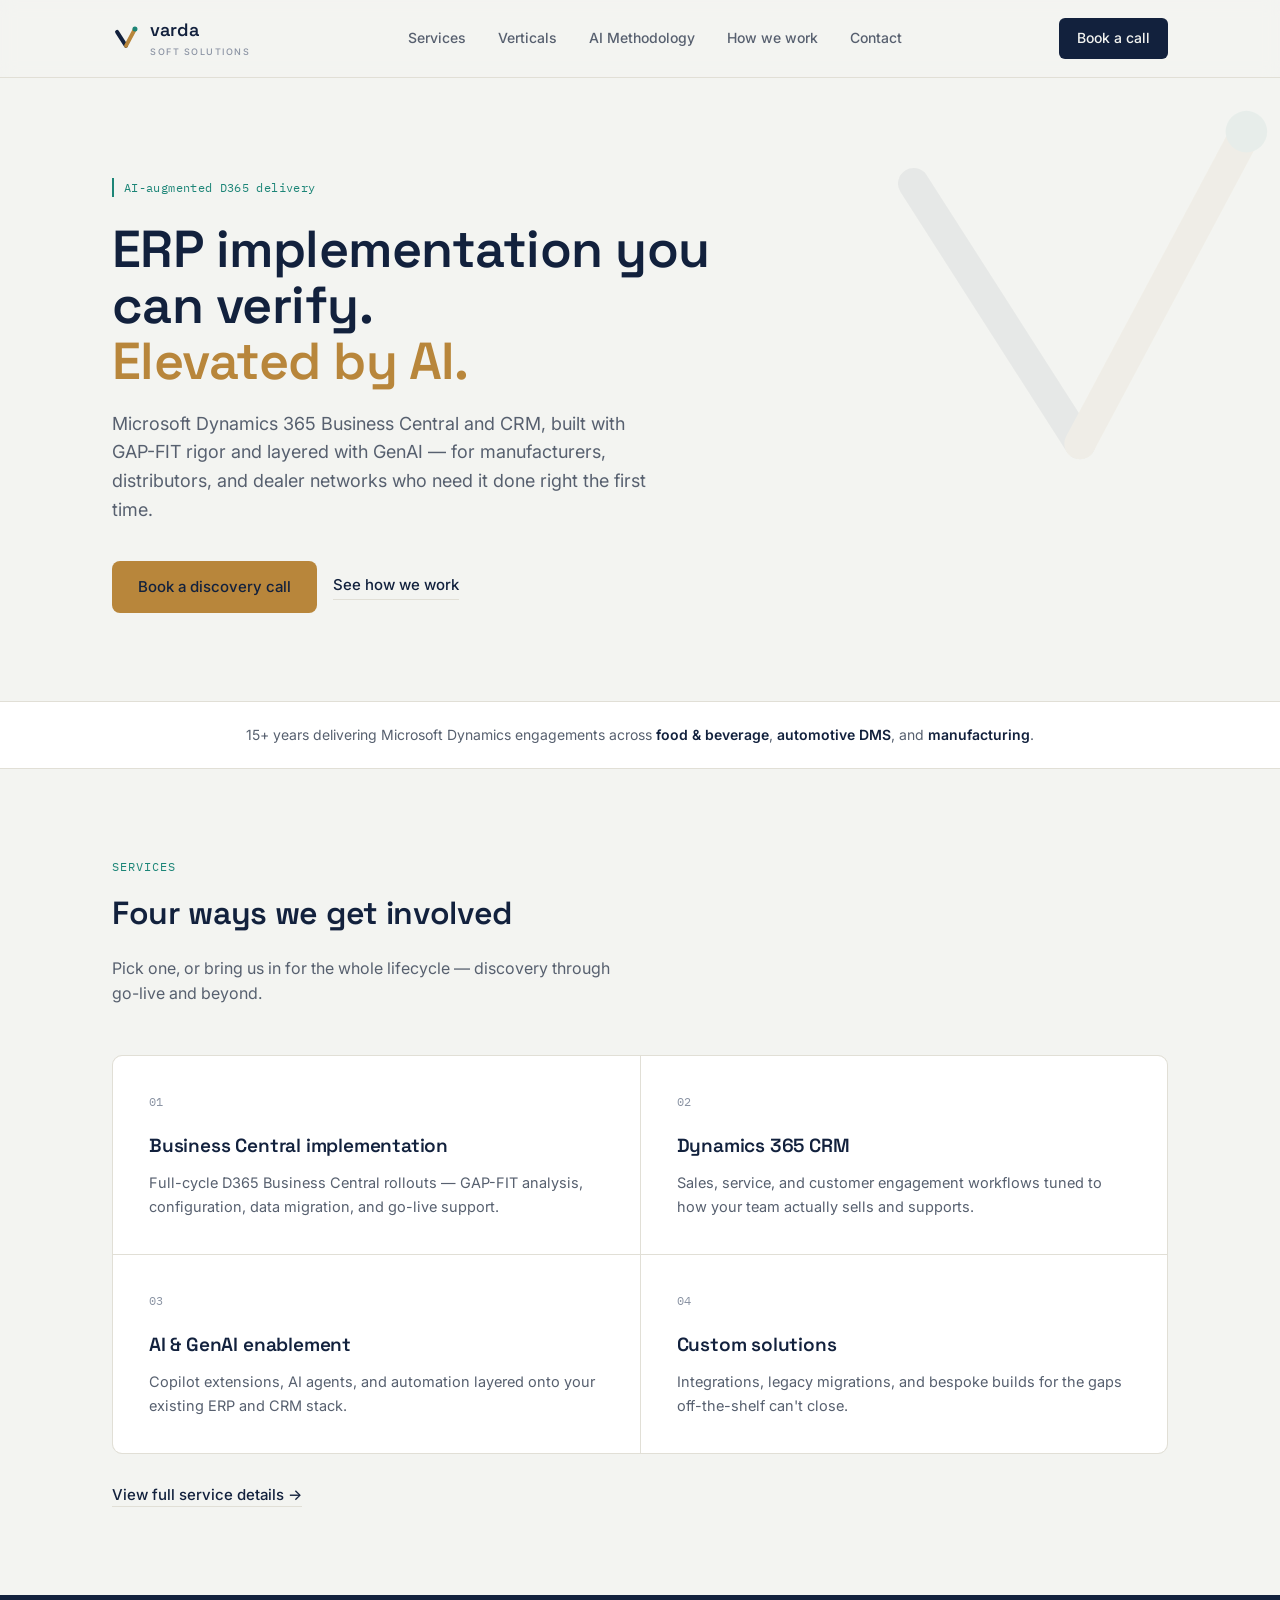
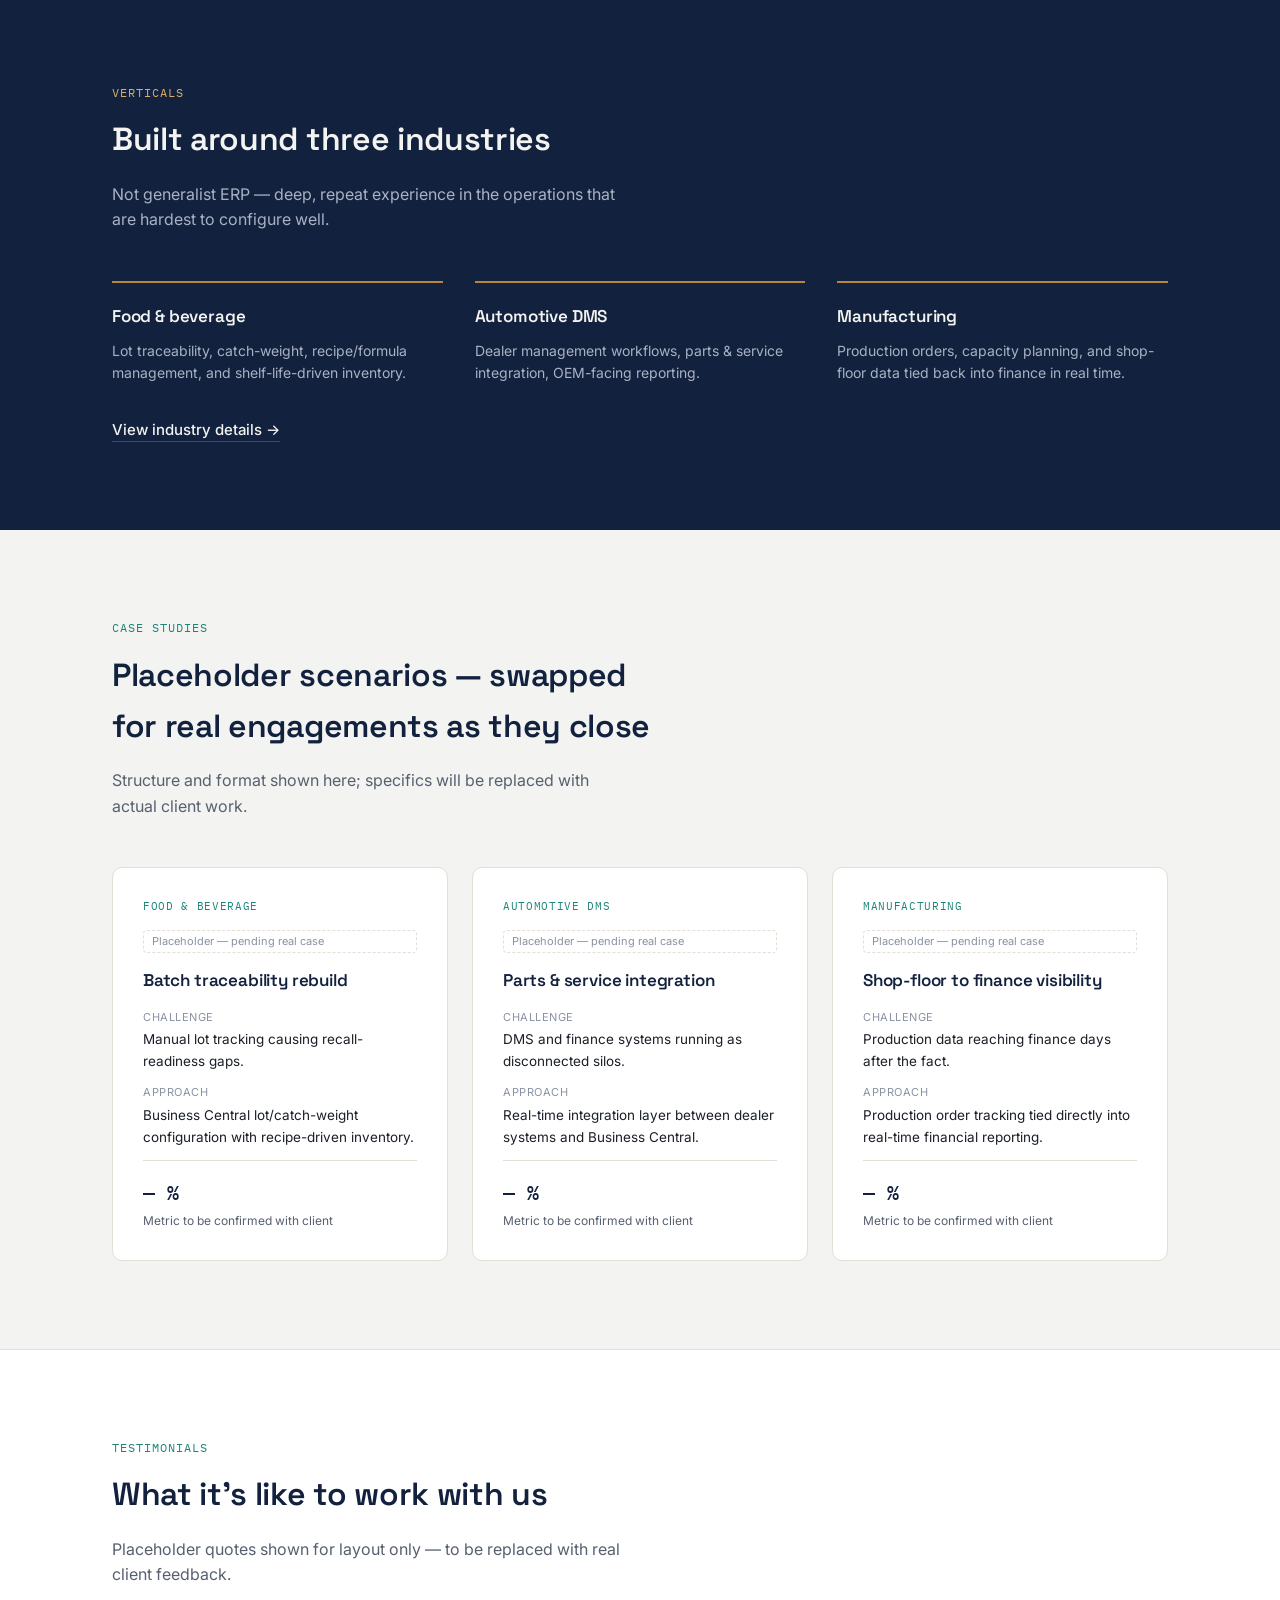
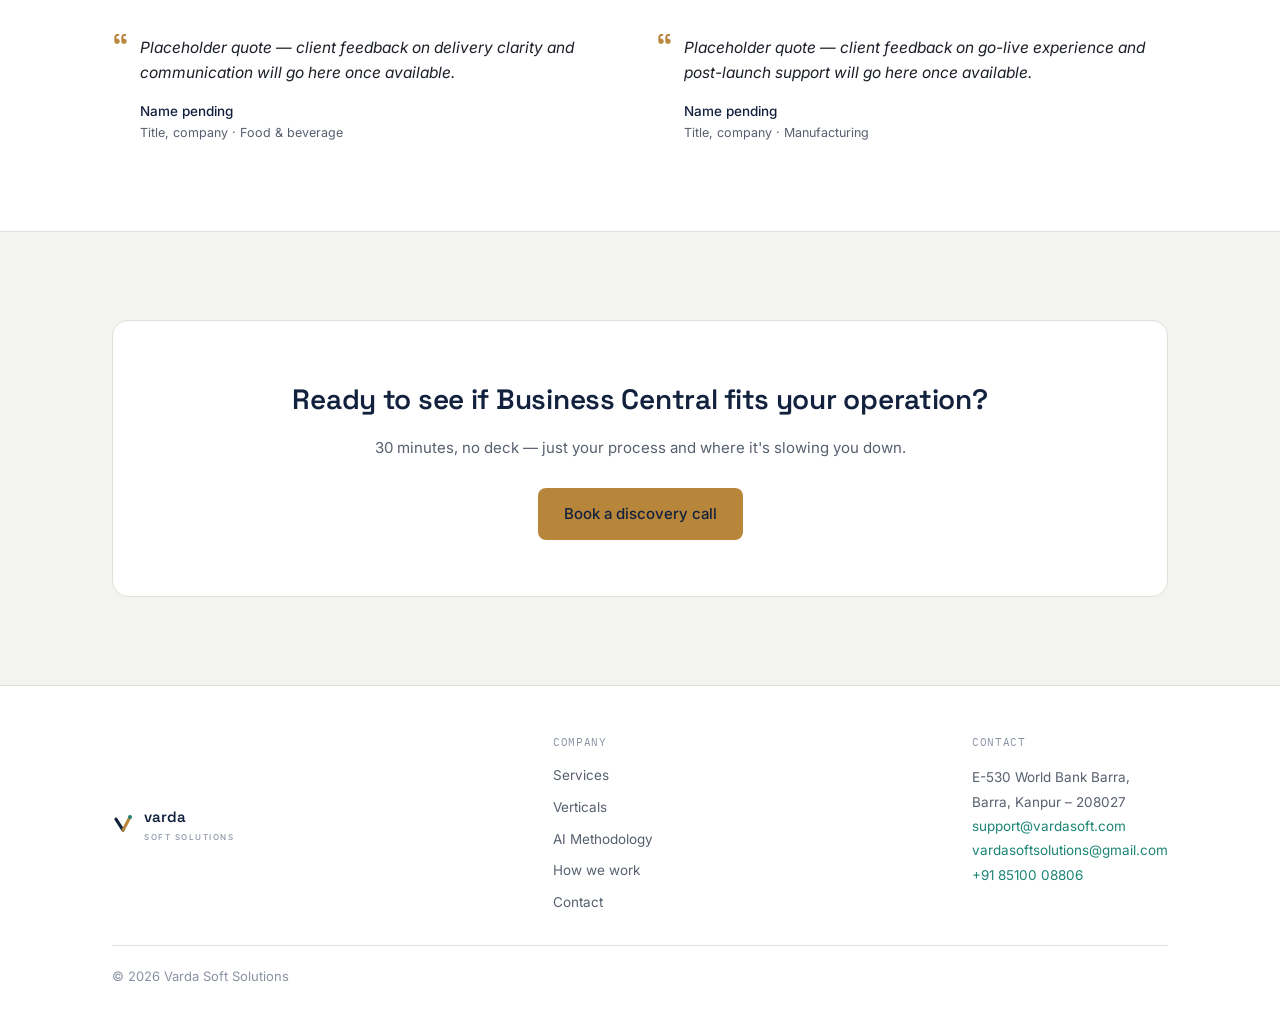
<file: index.html>
<!DOCTYPE html>
<html lang="en">
<head>
<meta charset="UTF-8">
<meta name="viewport" content="width=device-width, initial-scale=1.0">
<title>Varda Soft Solutions — Microsoft Dynamics 365 &amp; AI consulting</title>
<link rel="preconnect" href="https://fonts.googleapis.com">
<link rel="stylesheet" href="https://fonts.googleapis.com/css2?family=Space+Grotesk:wght@500;600;700&family=Inter:wght@400;500;600&family=IBM+Plex+Mono:wght@400;500&display=swap">
<link rel="stylesheet" href="styles.css">
<noscript><style>.reveal{opacity:1!important;transform:none!important;}</style></noscript>
</head>
<body>

<header>
  <nav class="nav">
    <div class="brand">
      <svg viewBox="0 0 100 100" aria-hidden="true">
        <path d="M18 28 L50 78" stroke="#12213D" stroke-width="14" stroke-linecap="round" fill="none"/>
        <path d="M50 78 L82 18" stroke="#B8863B" stroke-width="14" stroke-linecap="round" fill="none"/>
        <circle cx="82" cy="18" r="9" fill="#1C8577"/>
      </svg>
      <div>
        <span class="brand-word">varda</span>
        <div class="brand-tagline">Soft Solutions</div>
      </div>
    </div>
    <div class="navlinks">
      <a href="services.html">Services</a>
      <a href="verticals.html">Verticals</a>
          <a href="ai-methodology.html">AI Methodology</a>
      <a href="how-we-work.html">How we work</a>
      <a href="contact.html">Contact</a>
    </div>
    <a href="contact.html" class="navcta">Book a call</a>
  </nav>
</header>

<section class="hero">
  <svg class="hero-motif" viewBox="0 0 100 100" aria-hidden="true">
    <path d="M18 28 L50 78" stroke="#12213D" stroke-width="6" stroke-linecap="round" fill="none"/>
    <path d="M50 78 L82 18" stroke="#B8863B" stroke-width="6" stroke-linecap="round" fill="none"/>
    <circle cx="82" cy="18" r="4" fill="#1C8577"/>
  </svg>
  <div class="wrap">
    <div class="hero-inner">
      <span class="eyebrow">AI-augmented D365 delivery</span>
      <h1>ERP implementation you can verify.<br><span class="accent">Elevated by AI.</span></h1>
      <p class="lead">Microsoft Dynamics 365 Business Central and CRM, built with GAP-FIT rigor and layered with GenAI — for manufacturers, distributors, and dealer networks who need it done right the first time.</p>
      <div class="hero-ctas">
        <a href="contact.html" class="btn-primary">Book a discovery call</a>
        <a href="how-we-work.html" class="btn-ghost">See how we work</a>
      </div>
    </div>
  </div>
</section>

<div class="credibility">
  <p>15+ years delivering Microsoft Dynamics engagements across <strong>food &amp; beverage</strong>, <strong>automotive DMS</strong>, and <strong>manufacturing</strong>.</p>
</div>

<section id="services">
  <div class="wrap">
    <div class="section-label">Services</div>
    <h2 class="section-title reveal">Four ways we get involved</h2>
    <p class="section-sub reveal">Pick one, or bring us in for the whole lifecycle — discovery through go-live and beyond.</p>
    <div class="service-grid reveal">
      <div class="service-card">
        <div class="service-num">01</div>
        <h3>Business Central implementation</h3>
        <p>Full-cycle D365 Business Central rollouts — GAP-FIT analysis, configuration, data migration, and go-live support.</p>
      </div>
      <div class="service-card">
        <div class="service-num">02</div>
        <h3>Dynamics 365 CRM</h3>
        <p>Sales, service, and customer engagement workflows tuned to how your team actually sells and supports.</p>
      </div>
      <div class="service-card">
        <div class="service-num">03</div>
        <h3>AI &amp; GenAI enablement</h3>
        <p>Copilot extensions, AI agents, and automation layered onto your existing ERP and CRM stack.</p>
      </div>
      <div class="service-card">
        <div class="service-num">04</div>
        <h3>Custom solutions</h3>
        <p>Integrations, legacy migrations, and bespoke builds for the gaps off-the-shelf can't close.</p>
      </div>
    </div>
    <p style="margin-top:28px;"><a href="services.html" class="btn-ghost">View full service details →</a></p>
  </div>
</section>

<section id="verticals" class="verticals">
  <div class="wrap">
    <div class="section-label">Verticals</div>
    <h2 class="section-title reveal">Built around three industries</h2>
    <p class="section-sub reveal">Not generalist ERP — deep, repeat experience in the operations that are hardest to configure well.</p>
    <div class="vert-grid reveal">
      <div class="vert-card">
        <h3>Food &amp; beverage</h3>
        <p>Lot traceability, catch-weight, recipe/formula management, and shelf-life-driven inventory.</p>
      </div>
      <div class="vert-card">
        <h3>Automotive DMS</h3>
        <p>Dealer management workflows, parts &amp; service integration, OEM-facing reporting.</p>
      </div>
      <div class="vert-card">
        <h3>Manufacturing</h3>
        <p>Production orders, capacity planning, and shop-floor data tied back into finance in real time.</p>
      </div>
    </div>
    <p style="margin-top:32px;"><a href="verticals.html" class="btn-ghost" style="color:var(--paper);border-color:#3A4A6B;">View industry details →</a></p>
  </div>
</section>

<section id="case-studies">
  <div class="wrap">
    <div class="section-label">Case studies</div>
    <h2 class="section-title reveal">Placeholder scenarios — swapped for real engagements as they close</h2>
    <p class="section-sub reveal">Structure and format shown here; specifics will be replaced with actual client work.</p>
    <div class="case-grid reveal">
      <div class="case-card">
        <div class="case-tag">Food &amp; beverage</div>
        <span class="case-placeholder">Placeholder — pending real case</span>
        <h3>Batch traceability rebuild</h3>
        <div class="case-block"><div class="k">Challenge</div><div class="v">Manual lot tracking causing recall-readiness gaps.</div></div>
        <div class="case-block"><div class="k">Approach</div><div class="v">Business Central lot/catch-weight configuration with recipe-driven inventory.</div></div>
        <div class="case-metric">— %<span>Metric to be confirmed with client</span></div>
      </div>
      <div class="case-card">
        <div class="case-tag">Automotive DMS</div>
        <span class="case-placeholder">Placeholder — pending real case</span>
        <h3>Parts &amp; service integration</h3>
        <div class="case-block"><div class="k">Challenge</div><div class="v">DMS and finance systems running as disconnected silos.</div></div>
        <div class="case-block"><div class="k">Approach</div><div class="v">Real-time integration layer between dealer systems and Business Central.</div></div>
        <div class="case-metric">— %<span>Metric to be confirmed with client</span></div>
      </div>
      <div class="case-card">
        <div class="case-tag">Manufacturing</div>
        <span class="case-placeholder">Placeholder — pending real case</span>
        <h3>Shop-floor to finance visibility</h3>
        <div class="case-block"><div class="k">Challenge</div><div class="v">Production data reaching finance days after the fact.</div></div>
        <div class="case-block"><div class="k">Approach</div><div class="v">Production order tracking tied directly into real-time financial reporting.</div></div>
        <div class="case-metric">— %<span>Metric to be confirmed with client</span></div>
      </div>
    </div>
  </div>
</section>

<section class="testimonials">
  <div class="wrap">
    <div class="section-label">Testimonials</div>
    <h2 class="section-title reveal">What it's like to work with us</h2>
    <p class="section-sub reveal">Placeholder quotes shown for layout only — to be replaced with real client feedback.</p>
    <div class="testimonial-grid reveal">
      <div class="testimonial-card">
        <div class="quote-mark">&ldquo;</div>
        <p class="quote">Placeholder quote — client feedback on delivery clarity and communication will go here once available.</p>
        <div class="who">Name pending</div>
        <div class="role">Title, company · Food &amp; beverage</div>
      </div>
      <div class="testimonial-card">
        <div class="quote-mark">&ldquo;</div>
        <p class="quote">Placeholder quote — client feedback on go-live experience and post-launch support will go here once available.</p>
        <div class="who">Name pending</div>
        <div class="role">Title, company · Manufacturing</div>
      </div>
    </div>
  </div>
</section>

<section id="contact">
  <div class="wrap">
    <div class="cta-band reveal">
      <h2>Ready to see if Business Central fits your operation?</h2>
      <p>30 minutes, no deck — just your process and where it's slowing you down.</p>
      <a href="contact.html" class="btn-primary">Book a discovery call</a>
    </div>
  </div>
</section>

<footer>
  <div class="wrap">
    <div class="footer-top">
      <div class="brand">
        <svg viewBox="0 0 100 100" aria-hidden="true" style="width:22px;height:22px;">
          <path d="M18 28 L50 78" stroke="#12213D" stroke-width="14" stroke-linecap="round" fill="none"/>
          <path d="M50 78 L82 18" stroke="#B8863B" stroke-width="14" stroke-linecap="round" fill="none"/>
          <circle cx="82" cy="18" r="9" fill="#1C8577"/>
        </svg>
        <div>
          <span class="brand-word" style="font-size:15px;">varda</span>
          <div class="brand-tagline" style="font-size:8px;">Soft Solutions</div>
        </div>
      </div>
      <div>
        <div class="footer-col-label">Company</div>
        <div class="footer-links">
          <a href="services.html">Services</a>
          <a href="verticals.html">Verticals</a>
          <a href="ai-methodology.html">AI Methodology</a>
          <a href="how-we-work.html">How we work</a>
          <a href="contact.html">Contact</a>
        </div>
      </div>
      <div>
        <div class="footer-col-label">Contact</div>
        <div class="footer-contact">
          E-530 World Bank Barra,<br>Barra, Kanpur – 208027<br>
          <a href="mailto:support@vardasoft.com">support@vardasoft.com</a><br>
          <a href="mailto:vardasoftsolutions@gmail.com">vardasoftsolutions@gmail.com</a><br>
          <a href="tel:+918510008806">+91 85100 08806</a>
        </div>
      </div>
    </div>
    <div class="footer-bottom">
      <div class="footer-copy">© 2026 Varda Soft Solutions</div>
    </div>
  </div>
</footer>

<script>
  const els = document.querySelectorAll('.reveal');
  if('IntersectionObserver' in window){
    const io = new IntersectionObserver((entries)=>{
      entries.forEach(e=>{ if(e.isIntersecting){ e.target.classList.add('in'); io.unobserve(e.target); } });
    }, {threshold:0.15});
    els.forEach(el=>io.observe(el));
  } else {
    els.forEach(el=>el.classList.add('in'));
  }
</script>

</body>
</html>
</file>
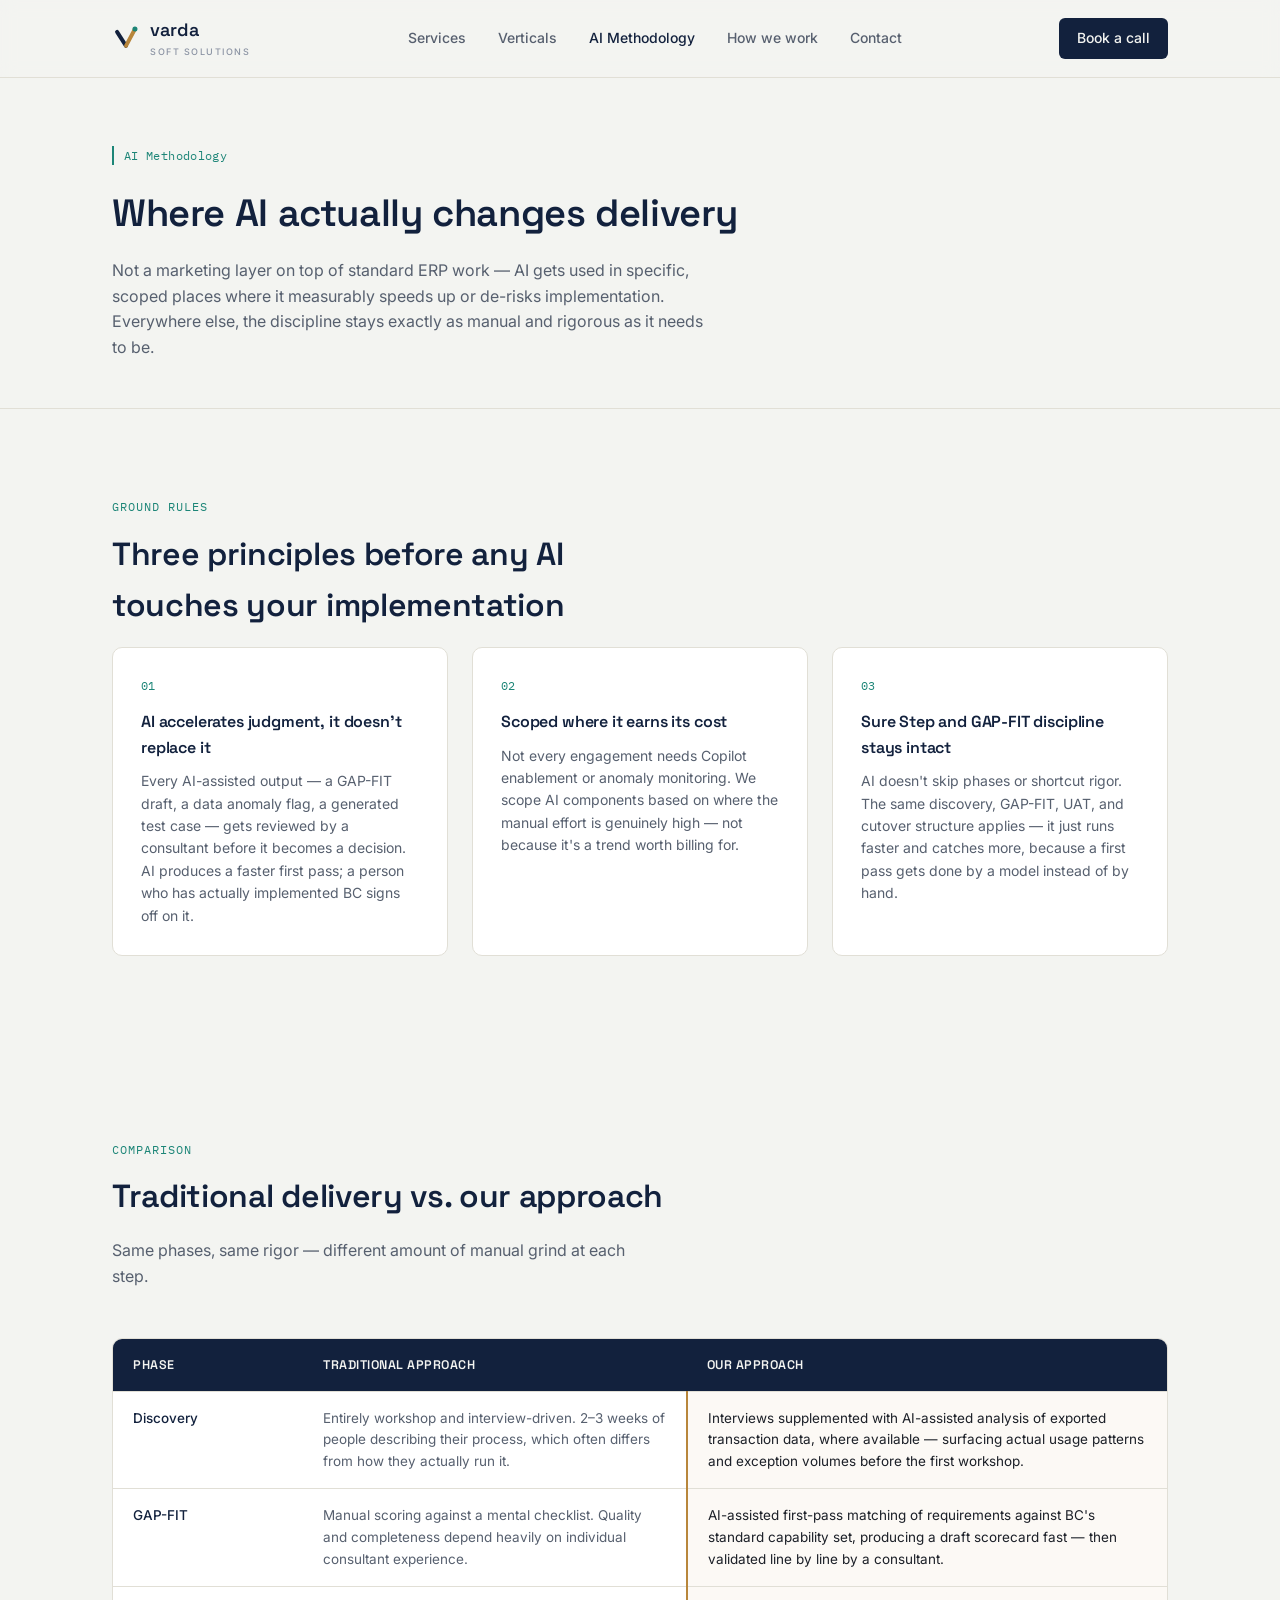
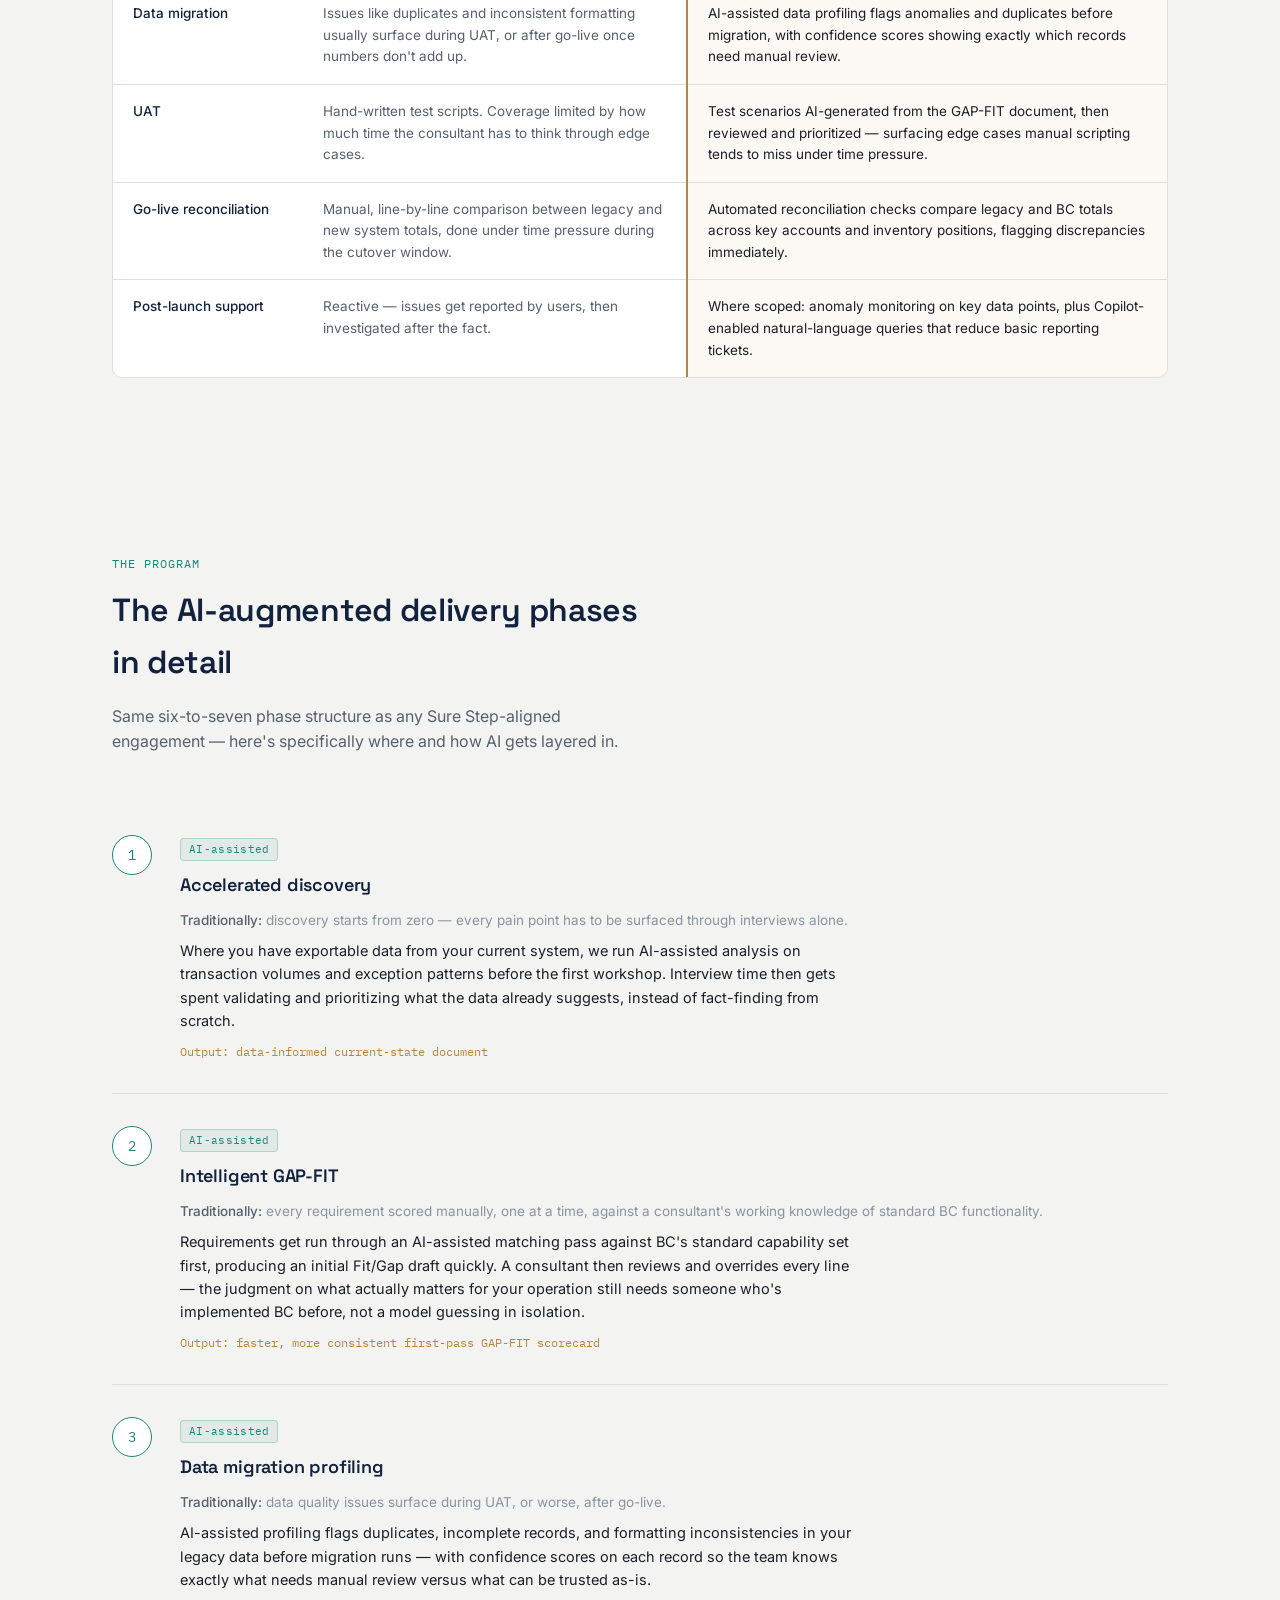
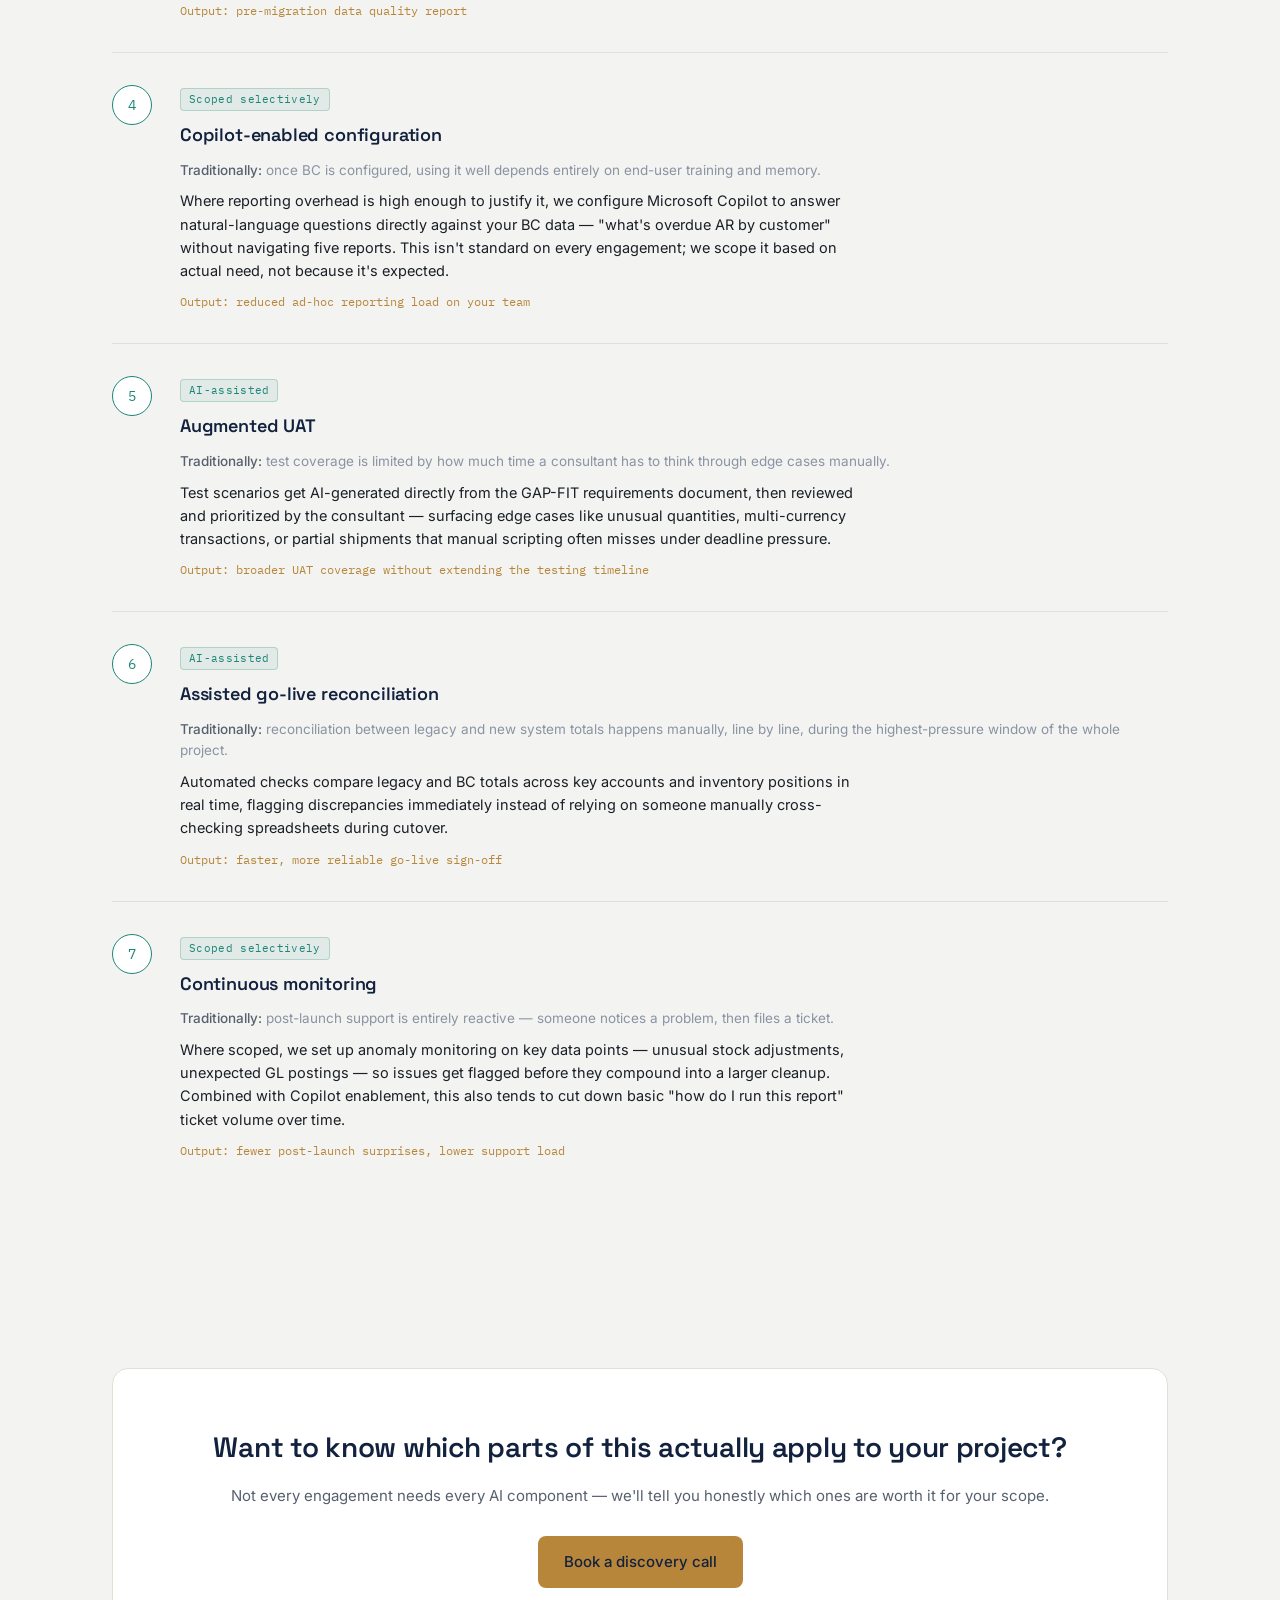
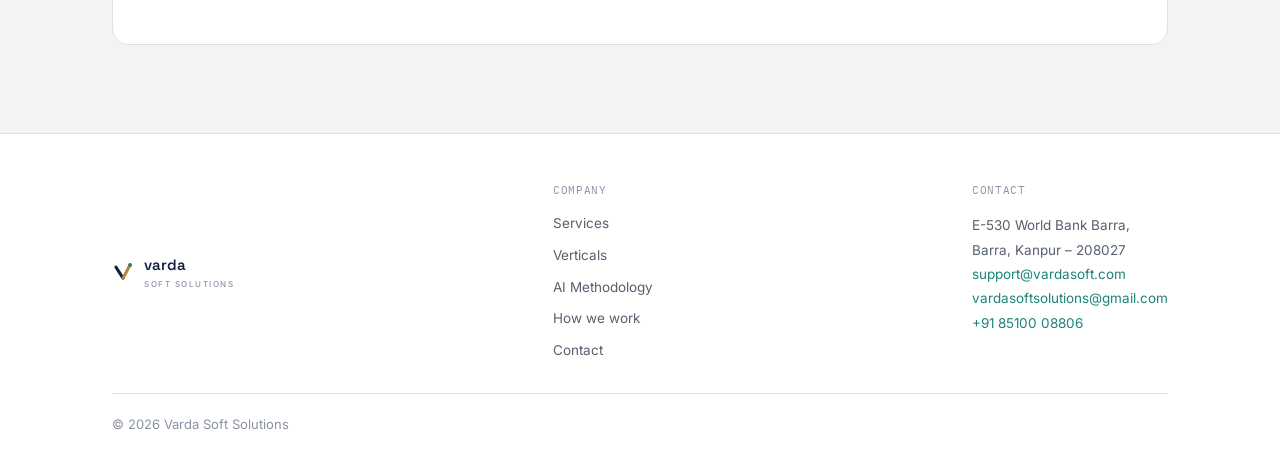
<file: ai-methodology.html>
<!DOCTYPE html>
<html lang="en">
<head>
<meta charset="UTF-8">
<meta name="viewport" content="width=device-width, initial-scale=1.0">
<title>AI Methodology — Varda Soft Solutions</title>
<link rel="preconnect" href="https://fonts.googleapis.com">
<link rel="stylesheet" href="https://fonts.googleapis.com/css2?family=Space+Grotesk:wght@500;600;700&family=Inter:wght@400;500;600&family=IBM+Plex+Mono:wght@400;500&display=swap">
<link rel="stylesheet" href="styles.css">
<noscript><style>.reveal{opacity:1!important;transform:none!important;}</style></noscript>
</head>
<body>

<header>
  <nav class="nav">
    <div class="brand">
      <svg viewBox="0 0 100 100" aria-hidden="true">
        <path d="M18 28 L50 78" stroke="#12213D" stroke-width="14" stroke-linecap="round" fill="none"/>
        <path d="M50 78 L82 18" stroke="#B8863B" stroke-width="14" stroke-linecap="round" fill="none"/>
        <circle cx="82" cy="18" r="9" fill="#1C8577"/>
      </svg>
      <div>
        <span class="brand-word">varda</span>
        <div class="brand-tagline">Soft Solutions</div>
      </div>
    </div>
    <div class="navlinks">
      <a href="services.html">Services</a>
      <a href="verticals.html">Verticals</a>
      <a href="ai-methodology.html" class="active">AI Methodology</a>
      <a href="how-we-work.html">How we work</a>
      <a href="contact.html">Contact</a>
    </div>
    <a href="contact.html" class="navcta">Book a call</a>
  </nav>
</header>

<section class="page-hero">
  <div class="wrap">
    <span class="eyebrow">AI Methodology</span>
    <h1>Where AI actually changes delivery</h1>
    <p class="lead">Not a marketing layer on top of standard ERP work — AI gets used in specific, scoped places where it measurably speeds up or de-risks implementation. Everywhere else, the discipline stays exactly as manual and rigorous as it needs to be.</p>
  </div>
</section>

<section>
  <div class="wrap">
    <div class="section-label">Ground rules</div>
    <h2 class="section-title reveal">Three principles before any AI touches your implementation</h2>
    <div class="principle-grid reveal">
      <div class="principle-card">
        <div class="pnum">01</div>
        <h3>AI accelerates judgment, it doesn't replace it</h3>
        <p>Every AI-assisted output — a GAP-FIT draft, a data anomaly flag, a generated test case — gets reviewed by a consultant before it becomes a decision. AI produces a faster first pass; a person who has actually implemented BC signs off on it.</p>
      </div>
      <div class="principle-card">
        <div class="pnum">02</div>
        <h3>Scoped where it earns its cost</h3>
        <p>Not every engagement needs Copilot enablement or anomaly monitoring. We scope AI components based on where the manual effort is genuinely high — not because it's a trend worth billing for.</p>
      </div>
      <div class="principle-card">
        <div class="pnum">03</div>
        <h3>Sure Step and GAP-FIT discipline stays intact</h3>
        <p>AI doesn't skip phases or shortcut rigor. The same discovery, GAP-FIT, UAT, and cutover structure applies — it just runs faster and catches more, because a first pass gets done by a model instead of by hand.</p>
      </div>
    </div>
  </div>
</section>

<section>
  <div class="wrap">
    <div class="section-label">Comparison</div>
    <h2 class="section-title reveal">Traditional delivery vs. our approach</h2>
    <p class="section-sub reveal">Same phases, same rigor — different amount of manual grind at each step.</p>
    <div class="compare-wrap reveal">
      <table class="compare">
        <tr>
          <th>Phase</th>
          <th>Traditional approach</th>
          <th>Our approach</th>
        </tr>
        <tr>
          <td>Discovery</td>
          <td class="traditional">Entirely workshop and interview-driven. 2–3 weeks of people describing their process, which often differs from how they actually run it.</td>
          <td class="ai">Interviews supplemented with AI-assisted analysis of exported transaction data, where available — surfacing actual usage patterns and exception volumes before the first workshop.</td>
        </tr>
        <tr>
          <td>GAP-FIT</td>
          <td class="traditional">Manual scoring against a mental checklist. Quality and completeness depend heavily on individual consultant experience.</td>
          <td class="ai">AI-assisted first-pass matching of requirements against BC's standard capability set, producing a draft scorecard fast — then validated line by line by a consultant.</td>
        </tr>
        <tr>
          <td>Data migration</td>
          <td class="traditional">Issues like duplicates and inconsistent formatting usually surface during UAT, or after go-live once numbers don't add up.</td>
          <td class="ai">AI-assisted data profiling flags anomalies and duplicates before migration, with confidence scores showing exactly which records need manual review.</td>
        </tr>
        <tr>
          <td>UAT</td>
          <td class="traditional">Hand-written test scripts. Coverage limited by how much time the consultant has to think through edge cases.</td>
          <td class="ai">Test scenarios AI-generated from the GAP-FIT document, then reviewed and prioritized — surfacing edge cases manual scripting tends to miss under time pressure.</td>
        </tr>
        <tr>
          <td>Go-live reconciliation</td>
          <td class="traditional">Manual, line-by-line comparison between legacy and new system totals, done under time pressure during the cutover window.</td>
          <td class="ai">Automated reconciliation checks compare legacy and BC totals across key accounts and inventory positions, flagging discrepancies immediately.</td>
        </tr>
        <tr>
          <td>Post-launch support</td>
          <td class="traditional">Reactive — issues get reported by users, then investigated after the fact.</td>
          <td class="ai">Where scoped: anomaly monitoring on key data points, plus Copilot-enabled natural-language queries that reduce basic reporting tickets.</td>
        </tr>
      </table>
    </div>
  </div>
</section>

<section>
  <div class="wrap">
    <div class="section-label">The program</div>
    <h2 class="section-title reveal">The AI-augmented delivery phases in detail</h2>
    <p class="section-sub reveal">Same six-to-seven phase structure as any Sure Step-aligned engagement — here's specifically where and how AI gets layered in.</p>

    <div class="phase-detail">
      <div class="dot">1</div>
      <div>
        <span class="ai-tag">AI-assisted</span>
        <h3>Accelerated discovery</h3>
        <p class="trad-line"><strong>Traditionally:</strong> discovery starts from zero — every pain point has to be surfaced through interviews alone.</p>
        <p class="our-line">Where you have exportable data from your current system, we run AI-assisted analysis on transaction volumes and exception patterns before the first workshop. Interview time then gets spent validating and prioritizing what the data already suggests, instead of fact-finding from scratch.</p>
        <div class="phase-meta">Output: data-informed current-state document</div>
      </div>
    </div>

    <div class="phase-detail">
      <div class="dot">2</div>
      <div>
        <span class="ai-tag">AI-assisted</span>
        <h3>Intelligent GAP-FIT</h3>
        <p class="trad-line"><strong>Traditionally:</strong> every requirement scored manually, one at a time, against a consultant's working knowledge of standard BC functionality.</p>
        <p class="our-line">Requirements get run through an AI-assisted matching pass against BC's standard capability set first, producing an initial Fit/Gap draft quickly. A consultant then reviews and overrides every line — the judgment on what actually matters for your operation still needs someone who's implemented BC before, not a model guessing in isolation.</p>
        <div class="phase-meta">Output: faster, more consistent first-pass GAP-FIT scorecard</div>
      </div>
    </div>

    <div class="phase-detail">
      <div class="dot">3</div>
      <div>
        <span class="ai-tag">AI-assisted</span>
        <h3>Data migration profiling</h3>
        <p class="trad-line"><strong>Traditionally:</strong> data quality issues surface during UAT, or worse, after go-live.</p>
        <p class="our-line">AI-assisted profiling flags duplicates, incomplete records, and formatting inconsistencies in your legacy data before migration runs — with confidence scores on each record so the team knows exactly what needs manual review versus what can be trusted as-is.</p>
        <div class="phase-meta">Output: pre-migration data quality report</div>
      </div>
    </div>

    <div class="phase-detail">
      <div class="dot">4</div>
      <div>
        <span class="ai-tag">Scoped selectively</span>
        <h3>Copilot-enabled configuration</h3>
        <p class="trad-line"><strong>Traditionally:</strong> once BC is configured, using it well depends entirely on end-user training and memory.</p>
        <p class="our-line">Where reporting overhead is high enough to justify it, we configure Microsoft Copilot to answer natural-language questions directly against your BC data — "what's overdue AR by customer" without navigating five reports. This isn't standard on every engagement; we scope it based on actual need, not because it's expected.</p>
        <div class="phase-meta">Output: reduced ad-hoc reporting load on your team</div>
      </div>
    </div>

    <div class="phase-detail">
      <div class="dot">5</div>
      <div>
        <span class="ai-tag">AI-assisted</span>
        <h3>Augmented UAT</h3>
        <p class="trad-line"><strong>Traditionally:</strong> test coverage is limited by how much time a consultant has to think through edge cases manually.</p>
        <p class="our-line">Test scenarios get AI-generated directly from the GAP-FIT requirements document, then reviewed and prioritized by the consultant — surfacing edge cases like unusual quantities, multi-currency transactions, or partial shipments that manual scripting often misses under deadline pressure.</p>
        <div class="phase-meta">Output: broader UAT coverage without extending the testing timeline</div>
      </div>
    </div>

    <div class="phase-detail">
      <div class="dot">6</div>
      <div>
        <span class="ai-tag">AI-assisted</span>
        <h3>Assisted go-live reconciliation</h3>
        <p class="trad-line"><strong>Traditionally:</strong> reconciliation between legacy and new system totals happens manually, line by line, during the highest-pressure window of the whole project.</p>
        <p class="our-line">Automated checks compare legacy and BC totals across key accounts and inventory positions in real time, flagging discrepancies immediately instead of relying on someone manually cross-checking spreadsheets during cutover.</p>
        <div class="phase-meta">Output: faster, more reliable go-live sign-off</div>
      </div>
    </div>

    <div class="phase-detail">
      <div class="dot">7</div>
      <div>
        <span class="ai-tag">Scoped selectively</span>
        <h3>Continuous monitoring</h3>
        <p class="trad-line"><strong>Traditionally:</strong> post-launch support is entirely reactive — someone notices a problem, then files a ticket.</p>
        <p class="our-line">Where scoped, we set up anomaly monitoring on key data points — unusual stock adjustments, unexpected GL postings — so issues get flagged before they compound into a larger cleanup. Combined with Copilot enablement, this also tends to cut down basic "how do I run this report" ticket volume over time.</p>
        <div class="phase-meta">Output: fewer post-launch surprises, lower support load</div>
      </div>
    </div>

  </div>
</section>

<section>
  <div class="wrap">
    <div class="cta-band reveal">
      <h2>Want to know which parts of this actually apply to your project?</h2>
      <p>Not every engagement needs every AI component — we'll tell you honestly which ones are worth it for your scope.</p>
      <a href="contact.html" class="btn-primary">Book a discovery call</a>
    </div>
  </div>
</section>

<footer>
  <div class="wrap">
    <div class="footer-top">
      <div class="brand">
        <svg viewBox="0 0 100 100" aria-hidden="true" style="width:22px;height:22px;">
          <path d="M18 28 L50 78" stroke="#12213D" stroke-width="14" stroke-linecap="round" fill="none"/>
          <path d="M50 78 L82 18" stroke="#B8863B" stroke-width="14" stroke-linecap="round" fill="none"/>
          <circle cx="82" cy="18" r="9" fill="#1C8577"/>
        </svg>
        <div>
          <span class="brand-word" style="font-size:15px;">varda</span>
          <div class="brand-tagline" style="font-size:8px;">Soft Solutions</div>
        </div>
      </div>
      <div>
        <div class="footer-col-label">Company</div>
        <div class="footer-links">
          <a href="services.html">Services</a>
          <a href="verticals.html">Verticals</a>
          <a href="ai-methodology.html">AI Methodology</a>
          <a href="how-we-work.html">How we work</a>
          <a href="contact.html">Contact</a>
        </div>
      </div>
      <div>
        <div class="footer-col-label">Contact</div>
        <div class="footer-contact">
          E-530 World Bank Barra,<br>Barra, Kanpur – 208027<br>
          <a href="mailto:support@vardasoft.com">support@vardasoft.com</a><br>
          <a href="mailto:vardasoftsolutions@gmail.com">vardasoftsolutions@gmail.com</a><br>
          <a href="tel:+918510008806">+91 85100 08806</a>
        </div>
      </div>
    </div>
    <div class="footer-bottom">
      <div class="footer-copy">© 2026 Varda Soft Solutions</div>
    </div>
  </div>
</footer>

<script>
  const els = document.querySelectorAll('.reveal');
  if('IntersectionObserver' in window){
    const io = new IntersectionObserver((entries)=>{
      entries.forEach(e=>{ if(e.isIntersecting){ e.target.classList.add('in'); io.unobserve(e.target); } });
    }, {threshold:0.15});
    els.forEach(el=>io.observe(el));
  } else {
    els.forEach(el=>el.classList.add('in'));
  }
</script>

</body>
</html>
</file>
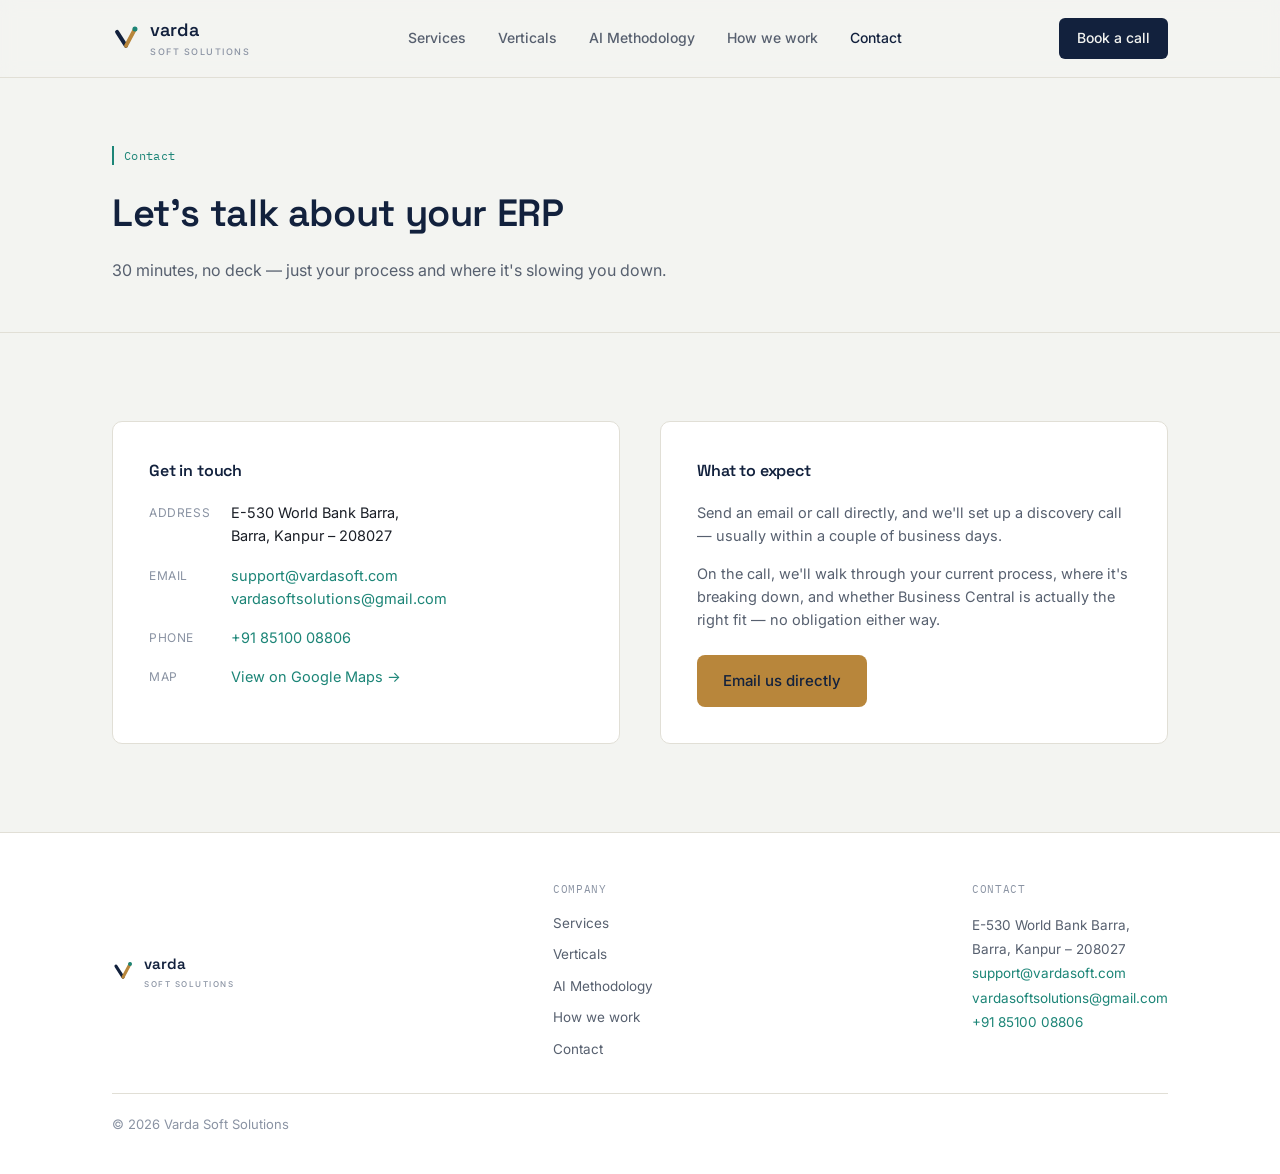
<file: contact.html>
<!DOCTYPE html>
<html lang="en">
<head>
<meta charset="UTF-8">
<meta name="viewport" content="width=device-width, initial-scale=1.0">
<title>Contact — Varda Soft Solutions</title>
<link rel="preconnect" href="https://fonts.googleapis.com">
<link rel="stylesheet" href="https://fonts.googleapis.com/css2?family=Space+Grotesk:wght@500;600;700&family=Inter:wght@400;500;600&family=IBM+Plex+Mono:wght@400;500&display=swap">
<link rel="stylesheet" href="styles.css">
<noscript><style>.reveal{opacity:1!important;transform:none!important;}</style></noscript>
</head>
<body>

<header>
  <nav class="nav">
    <div class="brand">
      <svg viewBox="0 0 100 100" aria-hidden="true">
        <path d="M18 28 L50 78" stroke="#12213D" stroke-width="14" stroke-linecap="round" fill="none"/>
        <path d="M50 78 L82 18" stroke="#B8863B" stroke-width="14" stroke-linecap="round" fill="none"/>
        <circle cx="82" cy="18" r="9" fill="#1C8577"/>
      </svg>
      <div>
        <span class="brand-word">varda</span>
        <div class="brand-tagline">Soft Solutions</div>
      </div>
    </div>
    <div class="navlinks">
      <a href="services.html">Services</a>
      <a href="verticals.html">Verticals</a>
          <a href="ai-methodology.html">AI Methodology</a>
      <a href="how-we-work.html">How we work</a>
      <a href="contact.html" class="active">Contact</a>
    </div>
    <a href="contact.html" class="navcta">Book a call</a>
  </nav>
</header>

<section class="page-hero">
  <div class="wrap">
    <span class="eyebrow">Contact</span>
    <h1>Let's talk about your ERP</h1>
    <p class="lead">30 minutes, no deck — just your process and where it's slowing you down.</p>
  </div>
</section>

<section>
  <div class="wrap">
    <div class="contact-grid">

      <div class="contact-card">
        <h3>Get in touch</h3>
        <div class="contact-row">
          <div class="k">Address</div>
          <div class="v">E-530 World Bank Barra,<br>Barra, Kanpur – 208027</div>
        </div>
        <div class="contact-row">
          <div class="k">Email</div>
          <div class="v">
            <a href="mailto:support@vardasoft.com">support@vardasoft.com</a><br>
            <a href="mailto:vardasoftsolutions@gmail.com">vardasoftsolutions@gmail.com</a>
          </div>
        </div>
        <div class="contact-row">
          <div class="k">Phone</div>
          <div class="v"><a href="tel:+918510008806">+91 85100 08806</a></div>
        </div>
        <div class="contact-row">
          <div class="k">Map</div>
          <div class="v"><a href="https://www.google.com/maps/search/?api=1&query=E-530+World+Bank+Barra%2C+Barra%2C+Kanpur+208027" target="_blank" rel="noopener">View on Google Maps →</a></div>
        </div>
      </div>

      <div class="contact-card">
        <h3>What to expect</h3>
        <p style="font-size:14.5px;color:var(--slate);margin-bottom:14px;">Send an email or call directly, and we'll set up a discovery call — usually within a couple of business days.</p>
        <p style="font-size:14.5px;color:var(--slate);margin-bottom:24px;">On the call, we'll walk through your current process, where it's breaking down, and whether Business Central is actually the right fit — no obligation either way.</p>
        <a href="mailto:support@vardasoft.com" class="btn-primary">Email us directly</a>
      </div>

    </div>
  </div>
</section>

<footer>
  <div class="wrap">
    <div class="footer-top">
      <div class="brand">
        <svg viewBox="0 0 100 100" aria-hidden="true" style="width:22px;height:22px;">
          <path d="M18 28 L50 78" stroke="#12213D" stroke-width="14" stroke-linecap="round" fill="none"/>
          <path d="M50 78 L82 18" stroke="#B8863B" stroke-width="14" stroke-linecap="round" fill="none"/>
          <circle cx="82" cy="18" r="9" fill="#1C8577"/>
        </svg>
        <div>
          <span class="brand-word" style="font-size:15px;">varda</span>
          <div class="brand-tagline" style="font-size:8px;">Soft Solutions</div>
        </div>
      </div>
      <div>
        <div class="footer-col-label">Company</div>
        <div class="footer-links">
          <a href="services.html">Services</a>
          <a href="verticals.html">Verticals</a>
          <a href="ai-methodology.html">AI Methodology</a>
          <a href="how-we-work.html">How we work</a>
          <a href="contact.html">Contact</a>
        </div>
      </div>
      <div>
        <div class="footer-col-label">Contact</div>
        <div class="footer-contact">
          E-530 World Bank Barra,<br>Barra, Kanpur – 208027<br>
          <a href="mailto:support@vardasoft.com">support@vardasoft.com</a><br>
          <a href="mailto:vardasoftsolutions@gmail.com">vardasoftsolutions@gmail.com</a><br>
          <a href="tel:+918510008806">+91 85100 08806</a>
        </div>
      </div>
    </div>
    <div class="footer-bottom">
      <div class="footer-copy">© 2026 Varda Soft Solutions</div>
    </div>
  </div>
</footer>

</body>
</html>
</file>
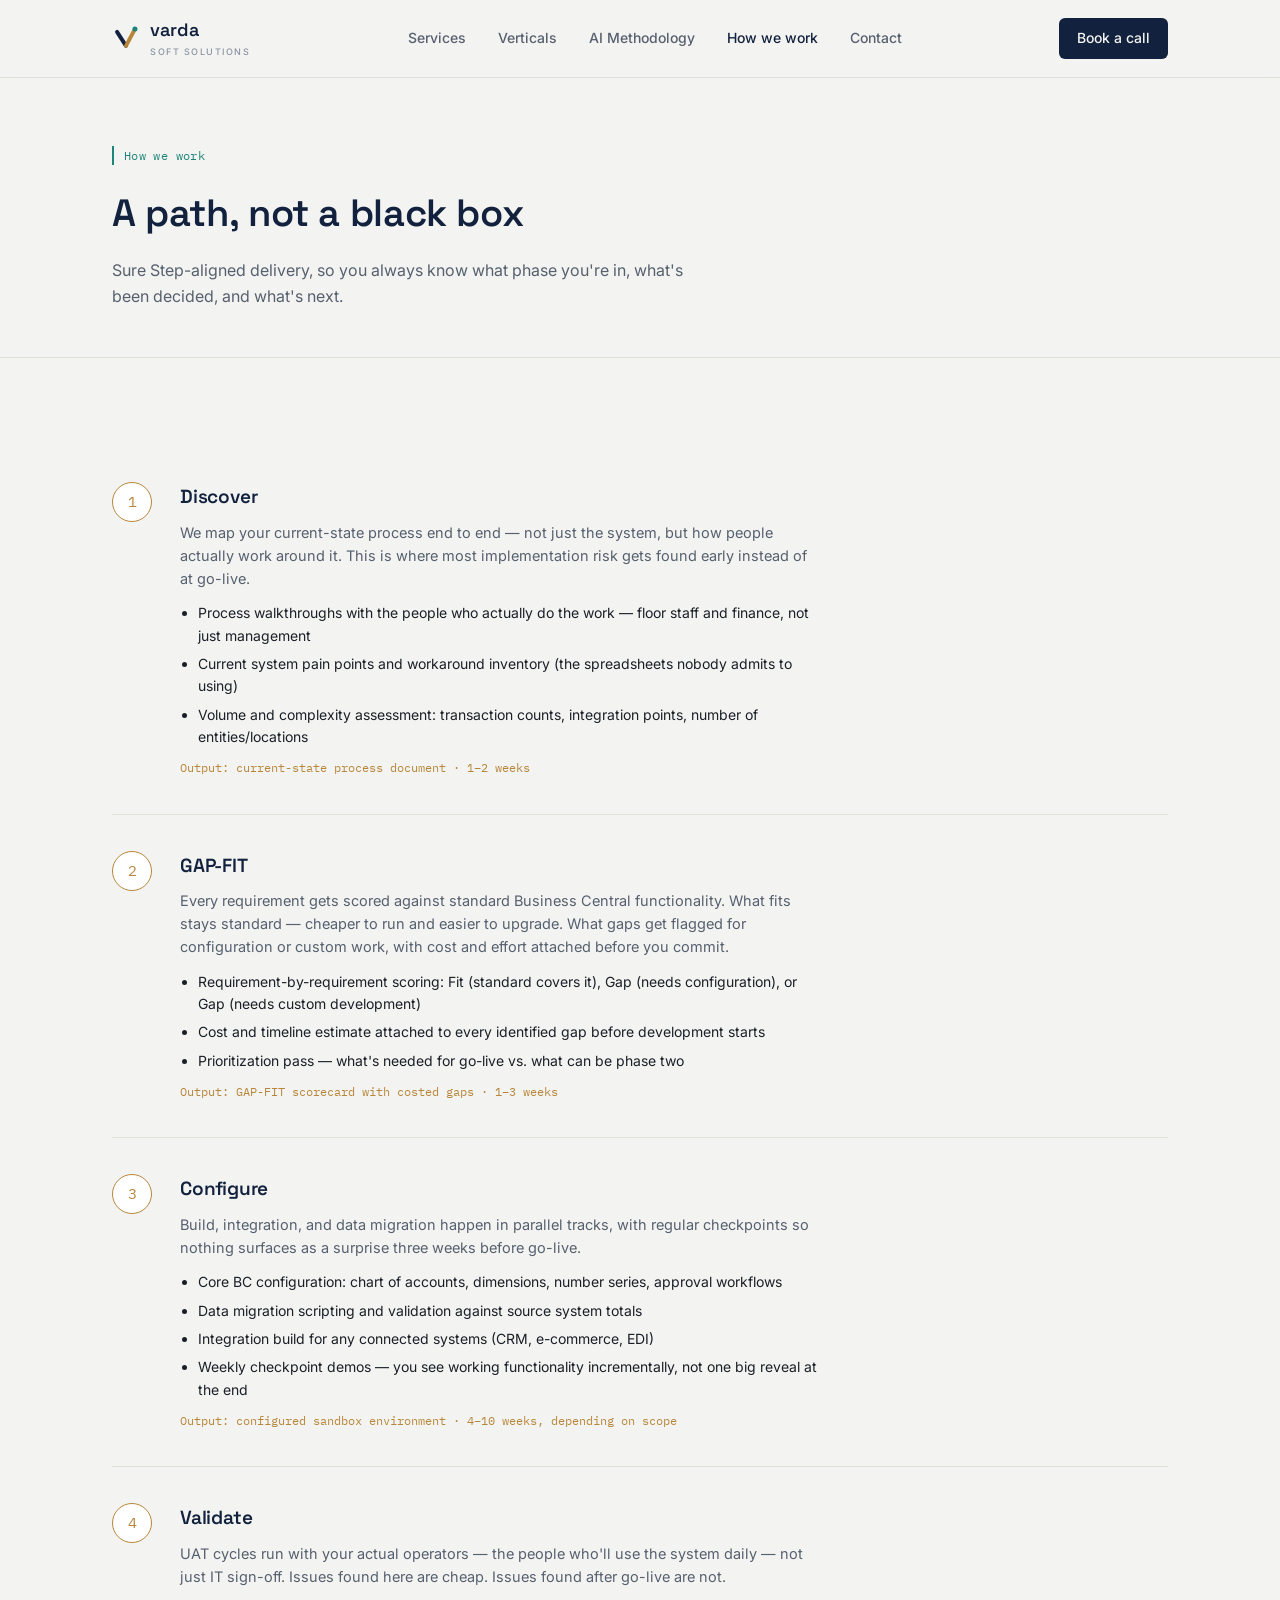
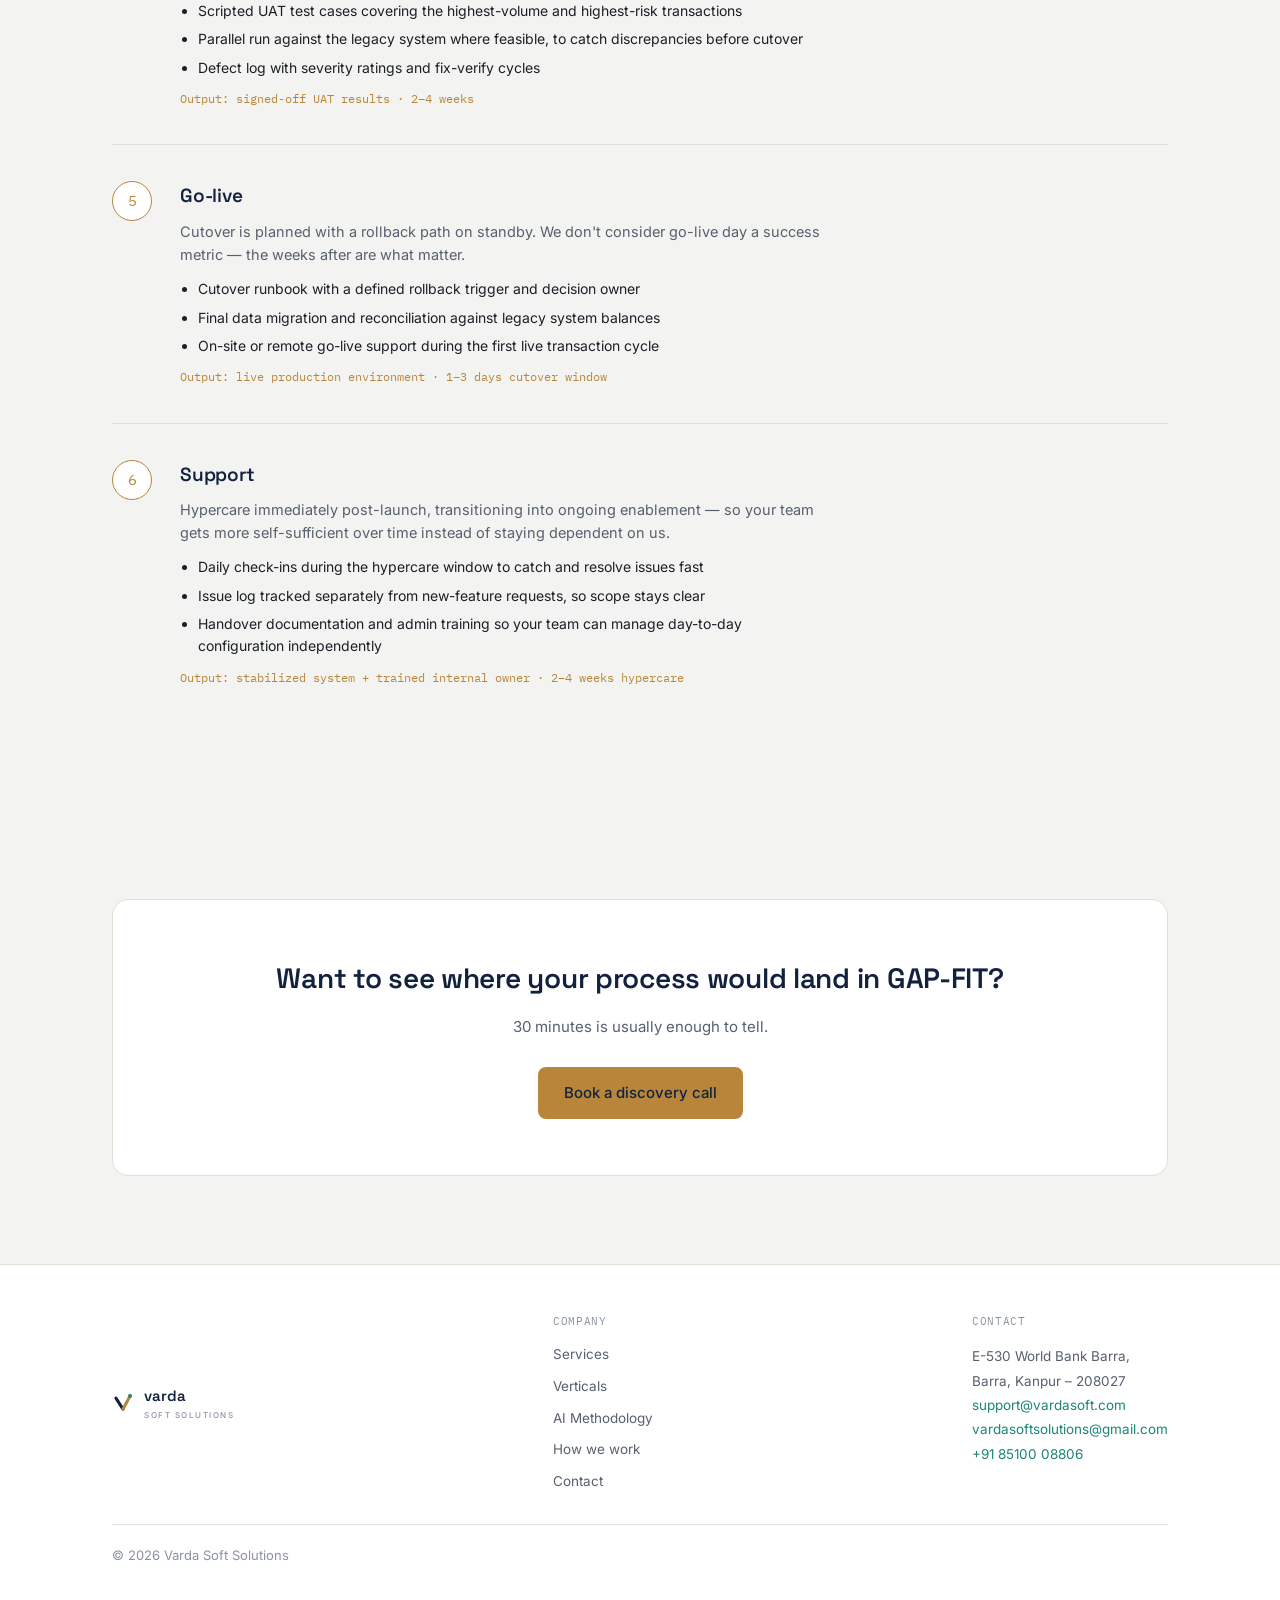
<file: how-we-work.html>
<!DOCTYPE html>
<html lang="en">
<head>
<meta charset="UTF-8">
<meta name="viewport" content="width=device-width, initial-scale=1.0">
<title>How We Work — Varda Soft Solutions</title>
<link rel="preconnect" href="https://fonts.googleapis.com">
<link rel="stylesheet" href="https://fonts.googleapis.com/css2?family=Space+Grotesk:wght@500;600;700&family=Inter:wght@400;500;600&family=IBM+Plex+Mono:wght@400;500&display=swap">
<link rel="stylesheet" href="styles.css">
<noscript><style>.reveal{opacity:1!important;transform:none!important;}</style></noscript>
</head>
<body>

<header>
  <nav class="nav">
    <div class="brand">
      <svg viewBox="0 0 100 100" aria-hidden="true">
        <path d="M18 28 L50 78" stroke="#12213D" stroke-width="14" stroke-linecap="round" fill="none"/>
        <path d="M50 78 L82 18" stroke="#B8863B" stroke-width="14" stroke-linecap="round" fill="none"/>
        <circle cx="82" cy="18" r="9" fill="#1C8577"/>
      </svg>
      <div>
        <span class="brand-word">varda</span>
        <div class="brand-tagline">Soft Solutions</div>
      </div>
    </div>
    <div class="navlinks">
      <a href="services.html">Services</a>
      <a href="verticals.html">Verticals</a>
          <a href="ai-methodology.html">AI Methodology</a>
      <a href="how-we-work.html" class="active">How we work</a>
      <a href="contact.html">Contact</a>
    </div>
    <a href="contact.html" class="navcta">Book a call</a>
  </nav>
</header>

<section class="page-hero">
  <div class="wrap">
    <span class="eyebrow">How we work</span>
    <h1>A path, not a black box</h1>
    <p class="lead">Sure Step-aligned delivery, so you always know what phase you're in, what's been decided, and what's next.</p>
  </div>
</section>

<section>
  <div class="wrap">

    <div class="process-detail">
      <div class="dot">1</div>
      <div>
        <h3>Discover</h3>
        <p>We map your current-state process end to end — not just the system, but how people actually work around it. This is where most implementation risk gets found early instead of at go-live.</p>
        <ul>
          <li>Process walkthroughs with the people who actually do the work — floor staff and finance, not just management</li>
          <li>Current system pain points and workaround inventory (the spreadsheets nobody admits to using)</li>
          <li>Volume and complexity assessment: transaction counts, integration points, number of entities/locations</li>
        </ul>
        <div class="phase-meta">Output: current-state process document · 1–2 weeks</div>
      </div>
    </div>

    <div class="process-detail">
      <div class="dot">2</div>
      <div>
        <h3>GAP-FIT</h3>
        <p>Every requirement gets scored against standard Business Central functionality. What fits stays standard — cheaper to run and easier to upgrade. What gaps get flagged for configuration or custom work, with cost and effort attached before you commit.</p>
        <ul>
          <li>Requirement-by-requirement scoring: Fit (standard covers it), Gap (needs configuration), or Gap (needs custom development)</li>
          <li>Cost and timeline estimate attached to every identified gap before development starts</li>
          <li>Prioritization pass — what's needed for go-live vs. what can be phase two</li>
        </ul>
        <div class="phase-meta">Output: GAP-FIT scorecard with costed gaps · 1–3 weeks</div>
      </div>
    </div>

    <div class="process-detail">
      <div class="dot">3</div>
      <div>
        <h3>Configure</h3>
        <p>Build, integration, and data migration happen in parallel tracks, with regular checkpoints so nothing surfaces as a surprise three weeks before go-live.</p>
        <ul>
          <li>Core BC configuration: chart of accounts, dimensions, number series, approval workflows</li>
          <li>Data migration scripting and validation against source system totals</li>
          <li>Integration build for any connected systems (CRM, e-commerce, EDI)</li>
          <li>Weekly checkpoint demos — you see working functionality incrementally, not one big reveal at the end</li>
        </ul>
        <div class="phase-meta">Output: configured sandbox environment · 4–10 weeks, depending on scope</div>
      </div>
    </div>

    <div class="process-detail">
      <div class="dot">4</div>
      <div>
        <h3>Validate</h3>
        <p>UAT cycles run with your actual operators — the people who'll use the system daily — not just IT sign-off. Issues found here are cheap. Issues found after go-live are not.</p>
        <ul>
          <li>Scripted UAT test cases covering the highest-volume and highest-risk transactions</li>
          <li>Parallel run against the legacy system where feasible, to catch discrepancies before cutover</li>
          <li>Defect log with severity ratings and fix-verify cycles</li>
        </ul>
        <div class="phase-meta">Output: signed-off UAT results · 2–4 weeks</div>
      </div>
    </div>

    <div class="process-detail">
      <div class="dot">5</div>
      <div>
        <h3>Go-live</h3>
        <p>Cutover is planned with a rollback path on standby. We don't consider go-live day a success metric — the weeks after are what matter.</p>
        <ul>
          <li>Cutover runbook with a defined rollback trigger and decision owner</li>
          <li>Final data migration and reconciliation against legacy system balances</li>
          <li>On-site or remote go-live support during the first live transaction cycle</li>
        </ul>
        <div class="phase-meta">Output: live production environment · 1–3 days cutover window</div>
      </div>
    </div>

    <div class="process-detail">
      <div class="dot">6</div>
      <div>
        <h3>Support</h3>
        <p>Hypercare immediately post-launch, transitioning into ongoing enablement — so your team gets more self-sufficient over time instead of staying dependent on us.</p>
        <ul>
          <li>Daily check-ins during the hypercare window to catch and resolve issues fast</li>
          <li>Issue log tracked separately from new-feature requests, so scope stays clear</li>
          <li>Handover documentation and admin training so your team can manage day-to-day configuration independently</li>
        </ul>
        <div class="phase-meta">Output: stabilized system + trained internal owner · 2–4 weeks hypercare</div>
      </div>
    </div>

  </div>
</section>

<section>
  <div class="wrap">
    <div class="cta-band reveal">
      <h2>Want to see where your process would land in GAP-FIT?</h2>
      <p>30 minutes is usually enough to tell.</p>
      <a href="contact.html" class="btn-primary">Book a discovery call</a>
    </div>
  </div>
</section>

<footer>
  <div class="wrap">
    <div class="footer-top">
      <div class="brand">
        <svg viewBox="0 0 100 100" aria-hidden="true" style="width:22px;height:22px;">
          <path d="M18 28 L50 78" stroke="#12213D" stroke-width="14" stroke-linecap="round" fill="none"/>
          <path d="M50 78 L82 18" stroke="#B8863B" stroke-width="14" stroke-linecap="round" fill="none"/>
          <circle cx="82" cy="18" r="9" fill="#1C8577"/>
        </svg>
        <div>
          <span class="brand-word" style="font-size:15px;">varda</span>
          <div class="brand-tagline" style="font-size:8px;">Soft Solutions</div>
        </div>
      </div>
      <div>
        <div class="footer-col-label">Company</div>
        <div class="footer-links">
          <a href="services.html">Services</a>
          <a href="verticals.html">Verticals</a>
          <a href="ai-methodology.html">AI Methodology</a>
          <a href="how-we-work.html">How we work</a>
          <a href="contact.html">Contact</a>
        </div>
      </div>
      <div>
        <div class="footer-col-label">Contact</div>
        <div class="footer-contact">
          E-530 World Bank Barra,<br>Barra, Kanpur – 208027<br>
          <a href="mailto:support@vardasoft.com">support@vardasoft.com</a><br>
          <a href="mailto:vardasoftsolutions@gmail.com">vardasoftsolutions@gmail.com</a><br>
          <a href="tel:+918510008806">+91 85100 08806</a>
        </div>
      </div>
    </div>
    <div class="footer-bottom">
      <div class="footer-copy">© 2026 Varda Soft Solutions</div>
    </div>
  </div>
</footer>

<script>
  const els = document.querySelectorAll('.reveal');
  if('IntersectionObserver' in window){
    const io = new IntersectionObserver((entries)=>{
      entries.forEach(e=>{ if(e.isIntersecting){ e.target.classList.add('in'); io.unobserve(e.target); } });
    }, {threshold:0.15});
    els.forEach(el=>io.observe(el));
  } else {
    els.forEach(el=>el.classList.add('in'));
  }
</script>

</body>
</html>
</file>
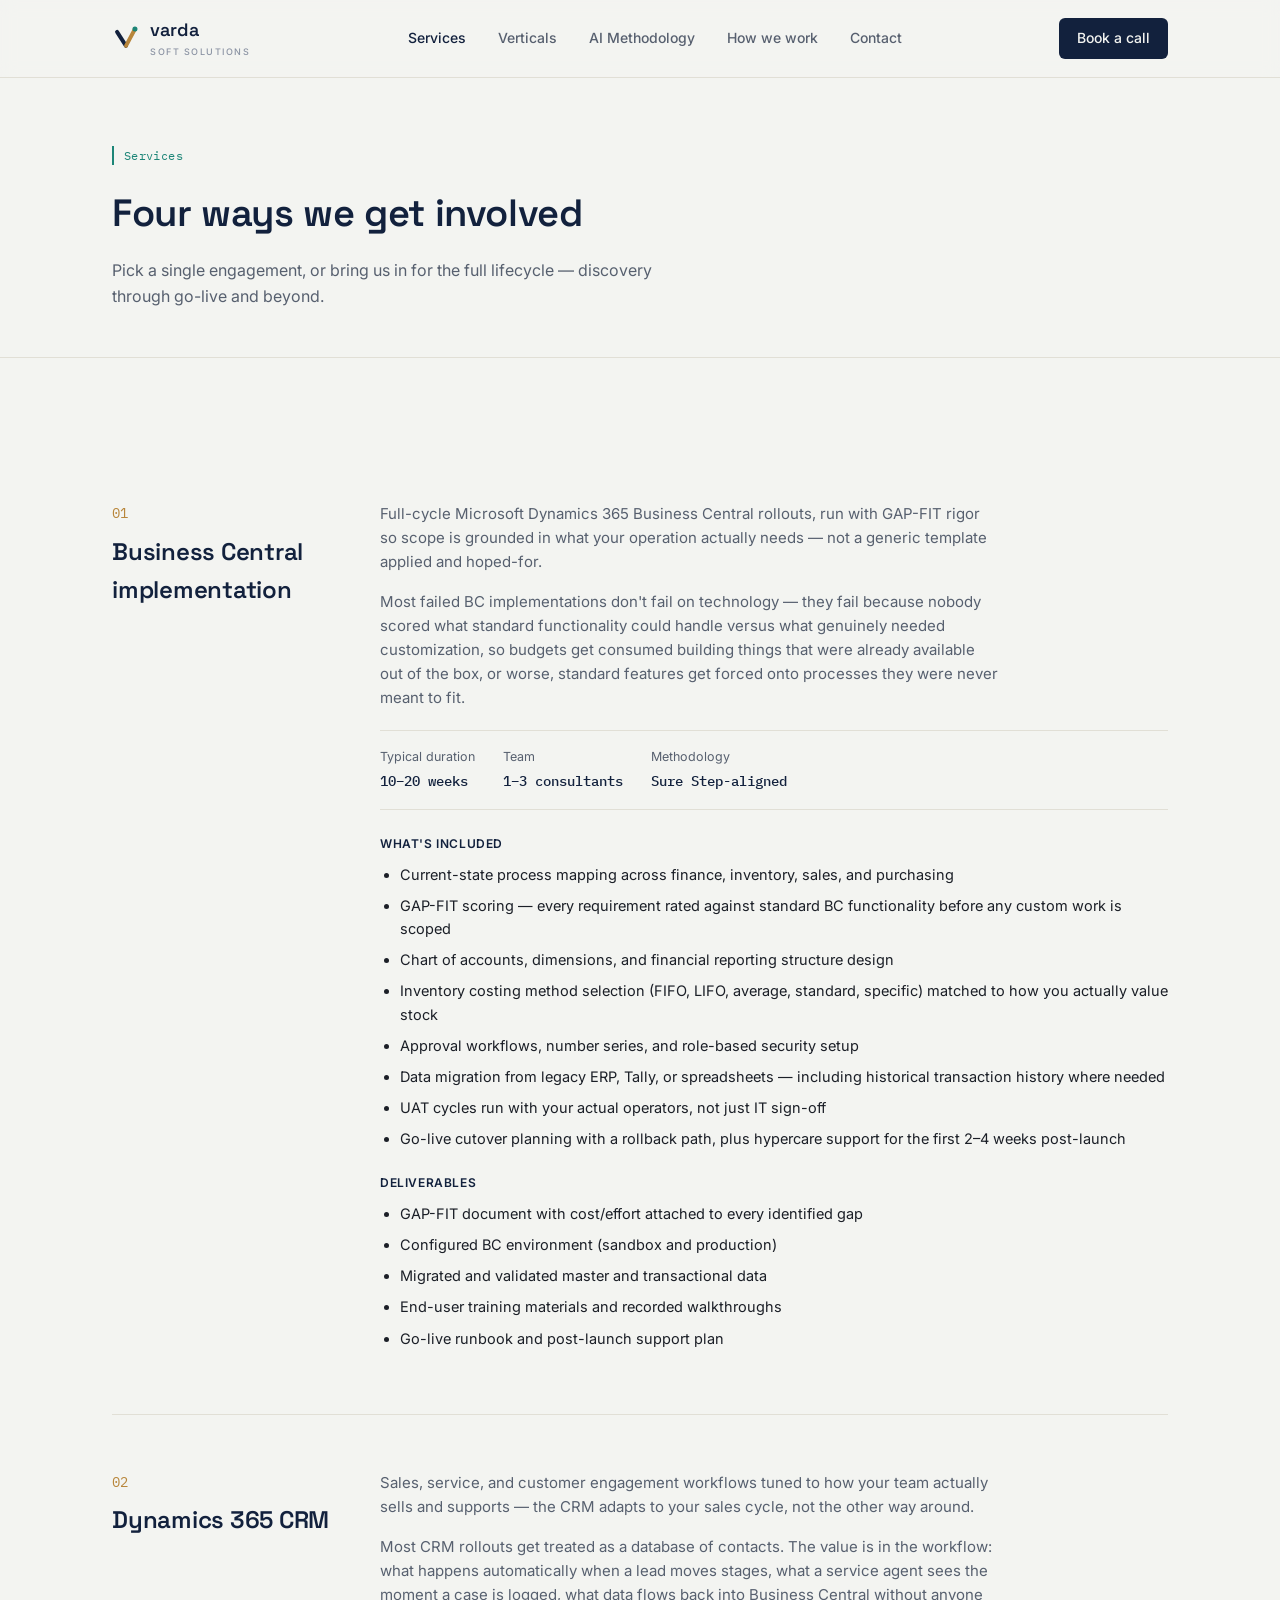
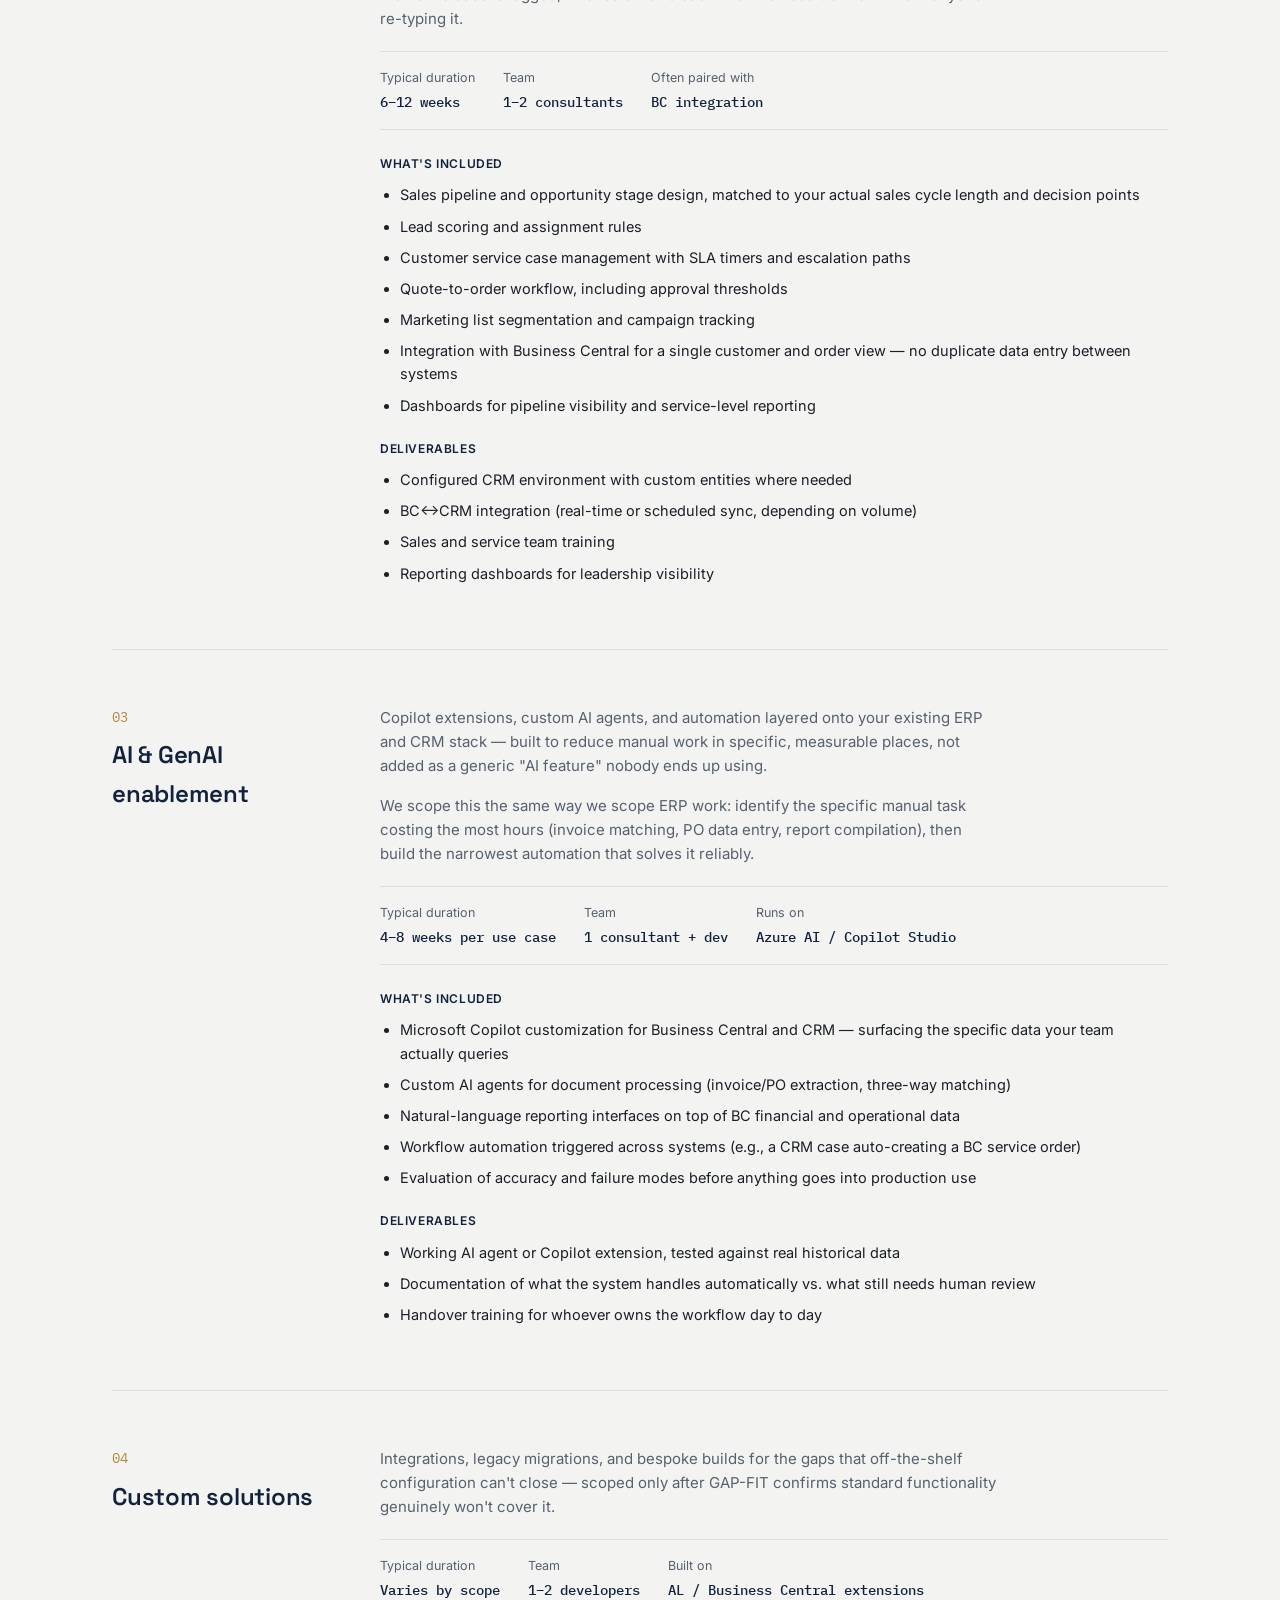
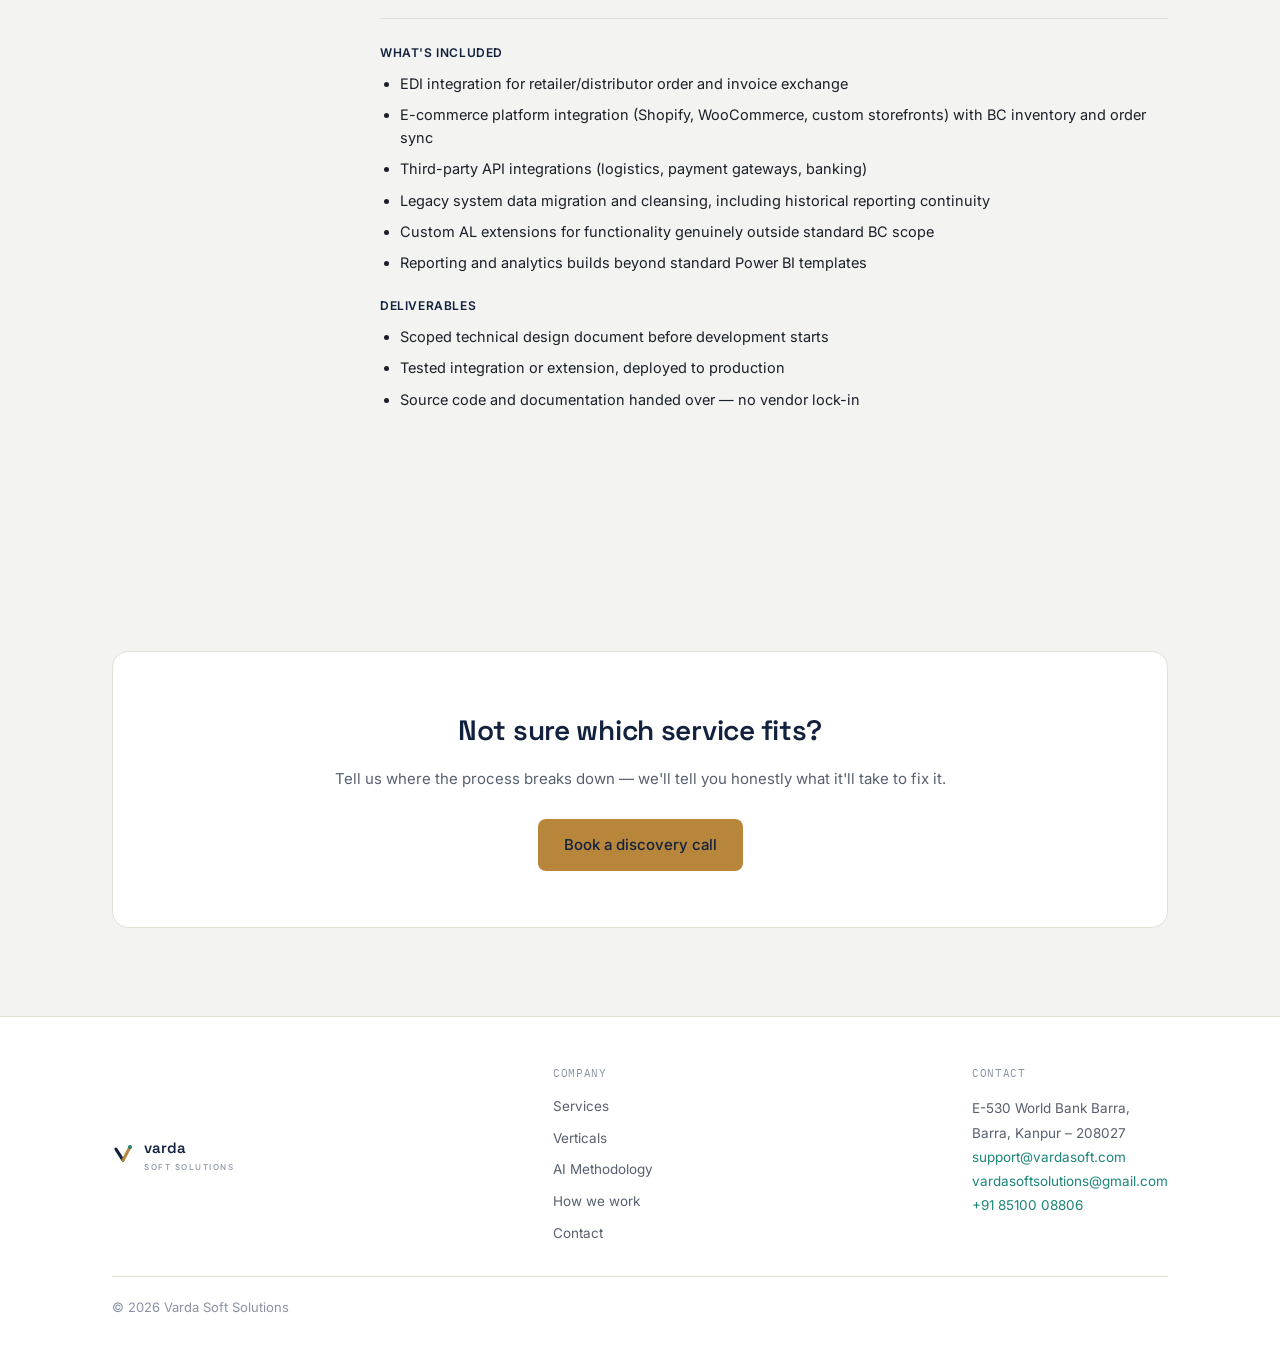
<file: services.html>
<!DOCTYPE html>
<html lang="en">
<head>
<meta charset="UTF-8">
<meta name="viewport" content="width=device-width, initial-scale=1.0">
<title>Services — Varda Soft Solutions</title>
<link rel="preconnect" href="https://fonts.googleapis.com">
<link rel="stylesheet" href="https://fonts.googleapis.com/css2?family=Space+Grotesk:wght@500;600;700&family=Inter:wght@400;500;600&family=IBM+Plex+Mono:wght@400;500&display=swap">
<link rel="stylesheet" href="styles.css">
<noscript><style>.reveal{opacity:1!important;transform:none!important;}</style></noscript>
</head>
<body>

<header>
  <nav class="nav">
    <div class="brand">
      <svg viewBox="0 0 100 100" aria-hidden="true">
        <path d="M18 28 L50 78" stroke="#12213D" stroke-width="14" stroke-linecap="round" fill="none"/>
        <path d="M50 78 L82 18" stroke="#B8863B" stroke-width="14" stroke-linecap="round" fill="none"/>
        <circle cx="82" cy="18" r="9" fill="#1C8577"/>
      </svg>
      <div>
        <span class="brand-word">varda</span>
        <div class="brand-tagline">Soft Solutions</div>
      </div>
    </div>
    <div class="navlinks">
      <a href="services.html" class="active">Services</a>
      <a href="verticals.html">Verticals</a>
          <a href="ai-methodology.html">AI Methodology</a>
      <a href="how-we-work.html">How we work</a>
      <a href="contact.html">Contact</a>
    </div>
    <a href="contact.html" class="navcta">Book a call</a>
  </nav>
</header>

<section class="page-hero">
  <div class="wrap">
    <span class="eyebrow">Services</span>
    <h1>Four ways we get involved</h1>
    <p class="lead">Pick a single engagement, or bring us in for the full lifecycle — discovery through go-live and beyond.</p>
  </div>
</section>

<section>
  <div class="wrap">

    <div class="service-detail">
      <div><div class="num">01</div><h2>Business Central implementation</h2></div>
      <div class="service-detail-body">
        <p>Full-cycle Microsoft Dynamics 365 Business Central rollouts, run with GAP-FIT rigor so scope is grounded in what your operation actually needs — not a generic template applied and hoped-for.</p>
        <p>Most failed BC implementations don't fail on technology — they fail because nobody scored what standard functionality could handle versus what genuinely needed customization, so budgets get consumed building things that were already available out of the box, or worse, standard features get forced onto processes they were never meant to fit.</p>

        <div class="detail-meta">
          <div>Typical duration<strong>10–20 weeks</strong></div>
          <div>Team<strong>1–3 consultants</strong></div>
          <div>Methodology<strong>Sure Step-aligned</strong></div>
        </div>

        <div class="detail-subhead">What's included</div>
        <ul>
          <li>Current-state process mapping across finance, inventory, sales, and purchasing</li>
          <li>GAP-FIT scoring — every requirement rated against standard BC functionality before any custom work is scoped</li>
          <li>Chart of accounts, dimensions, and financial reporting structure design</li>
          <li>Inventory costing method selection (FIFO, LIFO, average, standard, specific) matched to how you actually value stock</li>
          <li>Approval workflows, number series, and role-based security setup</li>
          <li>Data migration from legacy ERP, Tally, or spreadsheets — including historical transaction history where needed</li>
          <li>UAT cycles run with your actual operators, not just IT sign-off</li>
          <li>Go-live cutover planning with a rollback path, plus hypercare support for the first 2–4 weeks post-launch</li>
        </ul>

        <div class="detail-subhead">Deliverables</div>
        <ul>
          <li>GAP-FIT document with cost/effort attached to every identified gap</li>
          <li>Configured BC environment (sandbox and production)</li>
          <li>Migrated and validated master and transactional data</li>
          <li>End-user training materials and recorded walkthroughs</li>
          <li>Go-live runbook and post-launch support plan</li>
        </ul>
      </div>
    </div>

    <div class="service-detail">
      <div><div class="num">02</div><h2>Dynamics 365 CRM</h2></div>
      <div class="service-detail-body">
        <p>Sales, service, and customer engagement workflows tuned to how your team actually sells and supports — the CRM adapts to your sales cycle, not the other way around.</p>
        <p>Most CRM rollouts get treated as a database of contacts. The value is in the workflow: what happens automatically when a lead moves stages, what a service agent sees the moment a case is logged, what data flows back into Business Central without anyone re-typing it.</p>

        <div class="detail-meta">
          <div>Typical duration<strong>6–12 weeks</strong></div>
          <div>Team<strong>1–2 consultants</strong></div>
          <div>Often paired with<strong>BC integration</strong></div>
        </div>

        <div class="detail-subhead">What's included</div>
        <ul>
          <li>Sales pipeline and opportunity stage design, matched to your actual sales cycle length and decision points</li>
          <li>Lead scoring and assignment rules</li>
          <li>Customer service case management with SLA timers and escalation paths</li>
          <li>Quote-to-order workflow, including approval thresholds</li>
          <li>Marketing list segmentation and campaign tracking</li>
          <li>Integration with Business Central for a single customer and order view — no duplicate data entry between systems</li>
          <li>Dashboards for pipeline visibility and service-level reporting</li>
        </ul>

        <div class="detail-subhead">Deliverables</div>
        <ul>
          <li>Configured CRM environment with custom entities where needed</li>
          <li>BC↔CRM integration (real-time or scheduled sync, depending on volume)</li>
          <li>Sales and service team training</li>
          <li>Reporting dashboards for leadership visibility</li>
        </ul>
      </div>
    </div>

    <div class="service-detail">
      <div><div class="num">03</div><h2>AI &amp; GenAI enablement</h2></div>
      <div class="service-detail-body">
        <p>Copilot extensions, custom AI agents, and automation layered onto your existing ERP and CRM stack — built to reduce manual work in specific, measurable places, not added as a generic "AI feature" nobody ends up using.</p>
        <p>We scope this the same way we scope ERP work: identify the specific manual task costing the most hours (invoice matching, PO data entry, report compilation), then build the narrowest automation that solves it reliably.</p>

        <div class="detail-meta">
          <div>Typical duration<strong>4–8 weeks per use case</strong></div>
          <div>Team<strong>1 consultant + dev</strong></div>
          <div>Runs on<strong>Azure AI / Copilot Studio</strong></div>
        </div>

        <div class="detail-subhead">What's included</div>
        <ul>
          <li>Microsoft Copilot customization for Business Central and CRM — surfacing the specific data your team actually queries</li>
          <li>Custom AI agents for document processing (invoice/PO extraction, three-way matching)</li>
          <li>Natural-language reporting interfaces on top of BC financial and operational data</li>
          <li>Workflow automation triggered across systems (e.g., a CRM case auto-creating a BC service order)</li>
          <li>Evaluation of accuracy and failure modes before anything goes into production use</li>
        </ul>

        <div class="detail-subhead">Deliverables</div>
        <ul>
          <li>Working AI agent or Copilot extension, tested against real historical data</li>
          <li>Documentation of what the system handles automatically vs. what still needs human review</li>
          <li>Handover training for whoever owns the workflow day to day</li>
        </ul>
      </div>
    </div>

    <div class="service-detail">
      <div><div class="num">04</div><h2>Custom solutions</h2></div>
      <div class="service-detail-body">
        <p>Integrations, legacy migrations, and bespoke builds for the gaps that off-the-shelf configuration can't close — scoped only after GAP-FIT confirms standard functionality genuinely won't cover it.</p>

        <div class="detail-meta">
          <div>Typical duration<strong>Varies by scope</strong></div>
          <div>Team<strong>1–2 developers</strong></div>
          <div>Built on<strong>AL / Business Central extensions</strong></div>
        </div>

        <div class="detail-subhead">What's included</div>
        <ul>
          <li>EDI integration for retailer/distributor order and invoice exchange</li>
          <li>E-commerce platform integration (Shopify, WooCommerce, custom storefronts) with BC inventory and order sync</li>
          <li>Third-party API integrations (logistics, payment gateways, banking)</li>
          <li>Legacy system data migration and cleansing, including historical reporting continuity</li>
          <li>Custom AL extensions for functionality genuinely outside standard BC scope</li>
          <li>Reporting and analytics builds beyond standard Power BI templates</li>
        </ul>

        <div class="detail-subhead">Deliverables</div>
        <ul>
          <li>Scoped technical design document before development starts</li>
          <li>Tested integration or extension, deployed to production</li>
          <li>Source code and documentation handed over — no vendor lock-in</li>
        </ul>
      </div>
    </div>

  </div>
</section>

<section>
  <div class="wrap">
    <div class="cta-band reveal">
      <h2>Not sure which service fits?</h2>
      <p>Tell us where the process breaks down — we'll tell you honestly what it'll take to fix it.</p>
      <a href="contact.html" class="btn-primary">Book a discovery call</a>
    </div>
  </div>
</section>

<footer>
  <div class="wrap">
    <div class="footer-top">
      <div class="brand">
        <svg viewBox="0 0 100 100" aria-hidden="true" style="width:22px;height:22px;">
          <path d="M18 28 L50 78" stroke="#12213D" stroke-width="14" stroke-linecap="round" fill="none"/>
          <path d="M50 78 L82 18" stroke="#B8863B" stroke-width="14" stroke-linecap="round" fill="none"/>
          <circle cx="82" cy="18" r="9" fill="#1C8577"/>
        </svg>
        <div>
          <span class="brand-word" style="font-size:15px;">varda</span>
          <div class="brand-tagline" style="font-size:8px;">Soft Solutions</div>
        </div>
      </div>
      <div>
        <div class="footer-col-label">Company</div>
        <div class="footer-links">
          <a href="services.html">Services</a>
          <a href="verticals.html">Verticals</a>
          <a href="ai-methodology.html">AI Methodology</a>
          <a href="how-we-work.html">How we work</a>
          <a href="contact.html">Contact</a>
        </div>
      </div>
      <div>
        <div class="footer-col-label">Contact</div>
        <div class="footer-contact">
          E-530 World Bank Barra,<br>Barra, Kanpur – 208027<br>
          <a href="mailto:support@vardasoft.com">support@vardasoft.com</a><br>
          <a href="mailto:vardasoftsolutions@gmail.com">vardasoftsolutions@gmail.com</a><br>
          <a href="tel:+918510008806">+91 85100 08806</a>
        </div>
      </div>
    </div>
    <div class="footer-bottom">
      <div class="footer-copy">© 2026 Varda Soft Solutions</div>
    </div>
  </div>
</footer>

<script>
  const els = document.querySelectorAll('.reveal');
  if('IntersectionObserver' in window){
    const io = new IntersectionObserver((entries)=>{
      entries.forEach(e=>{ if(e.isIntersecting){ e.target.classList.add('in'); io.unobserve(e.target); } });
    }, {threshold:0.15});
    els.forEach(el=>io.observe(el));
  } else {
    els.forEach(el=>el.classList.add('in'));
  }
</script>

</body>
</html>
</file>
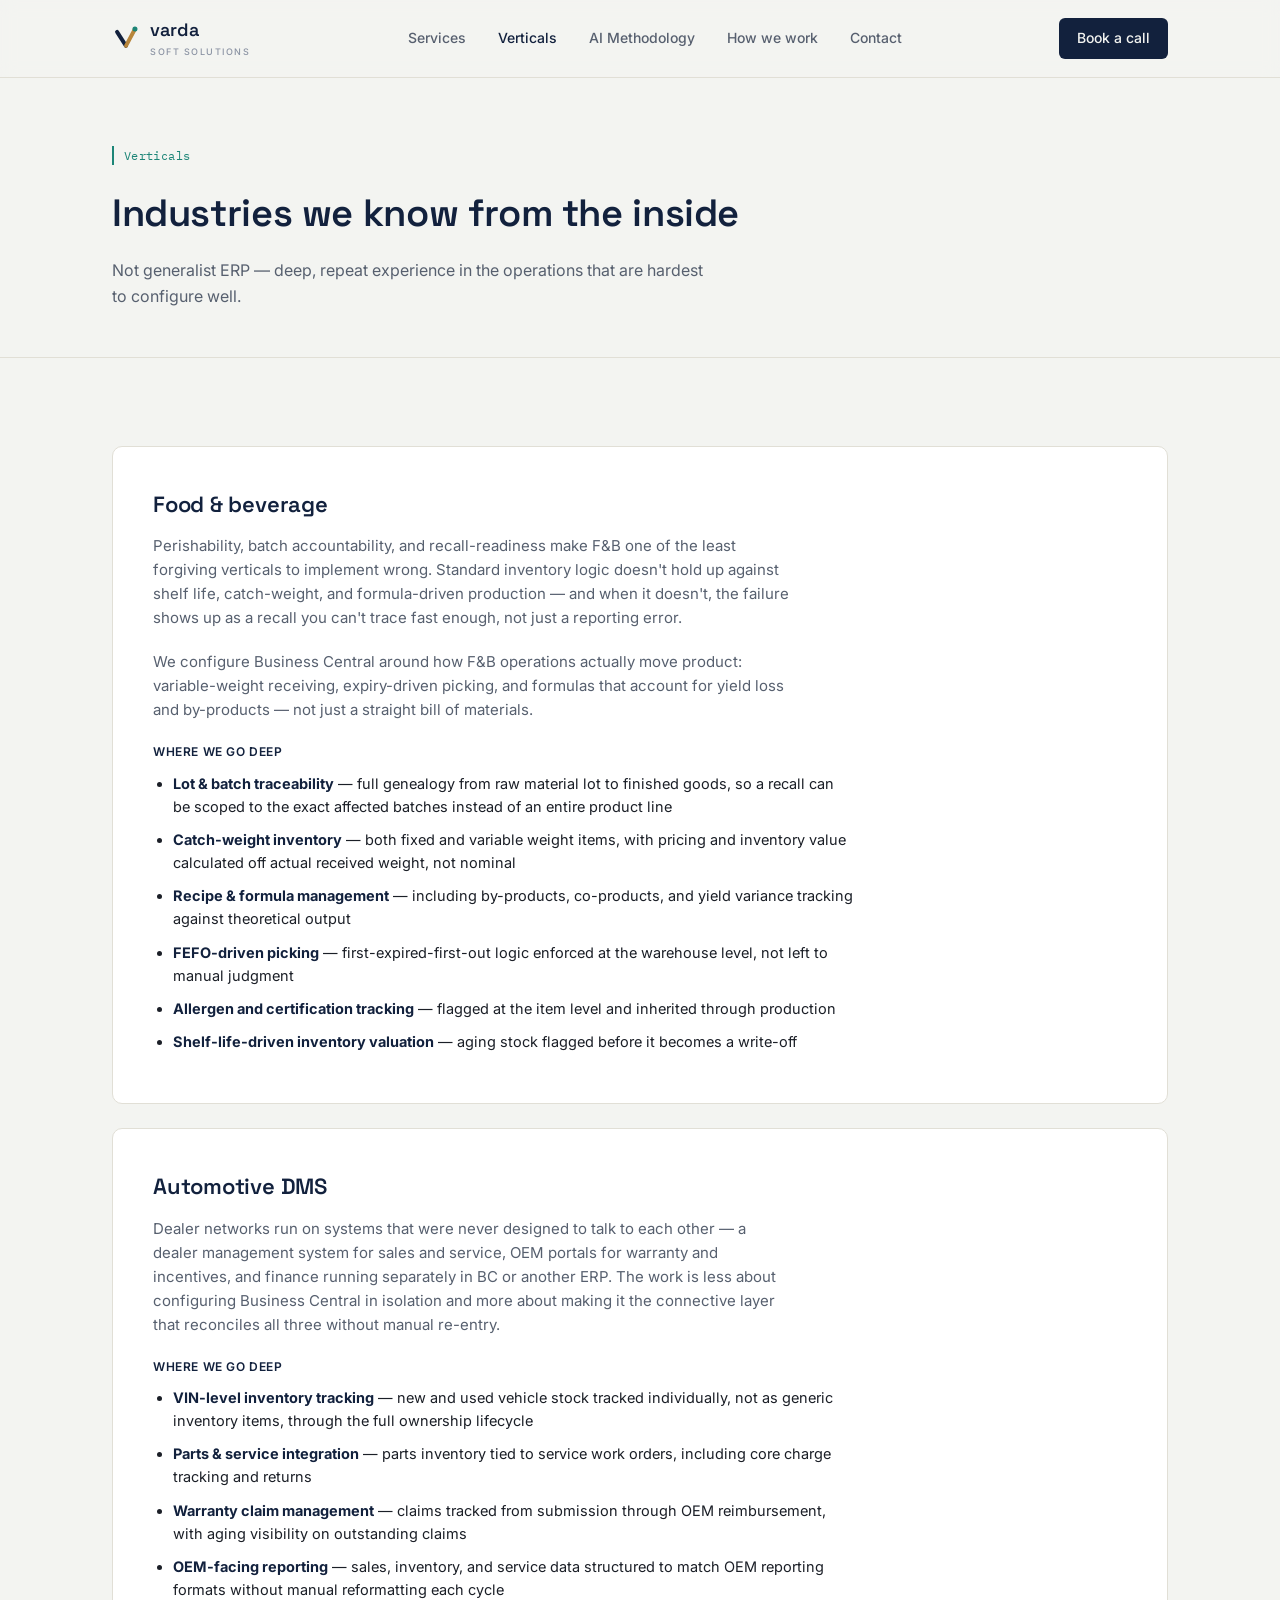
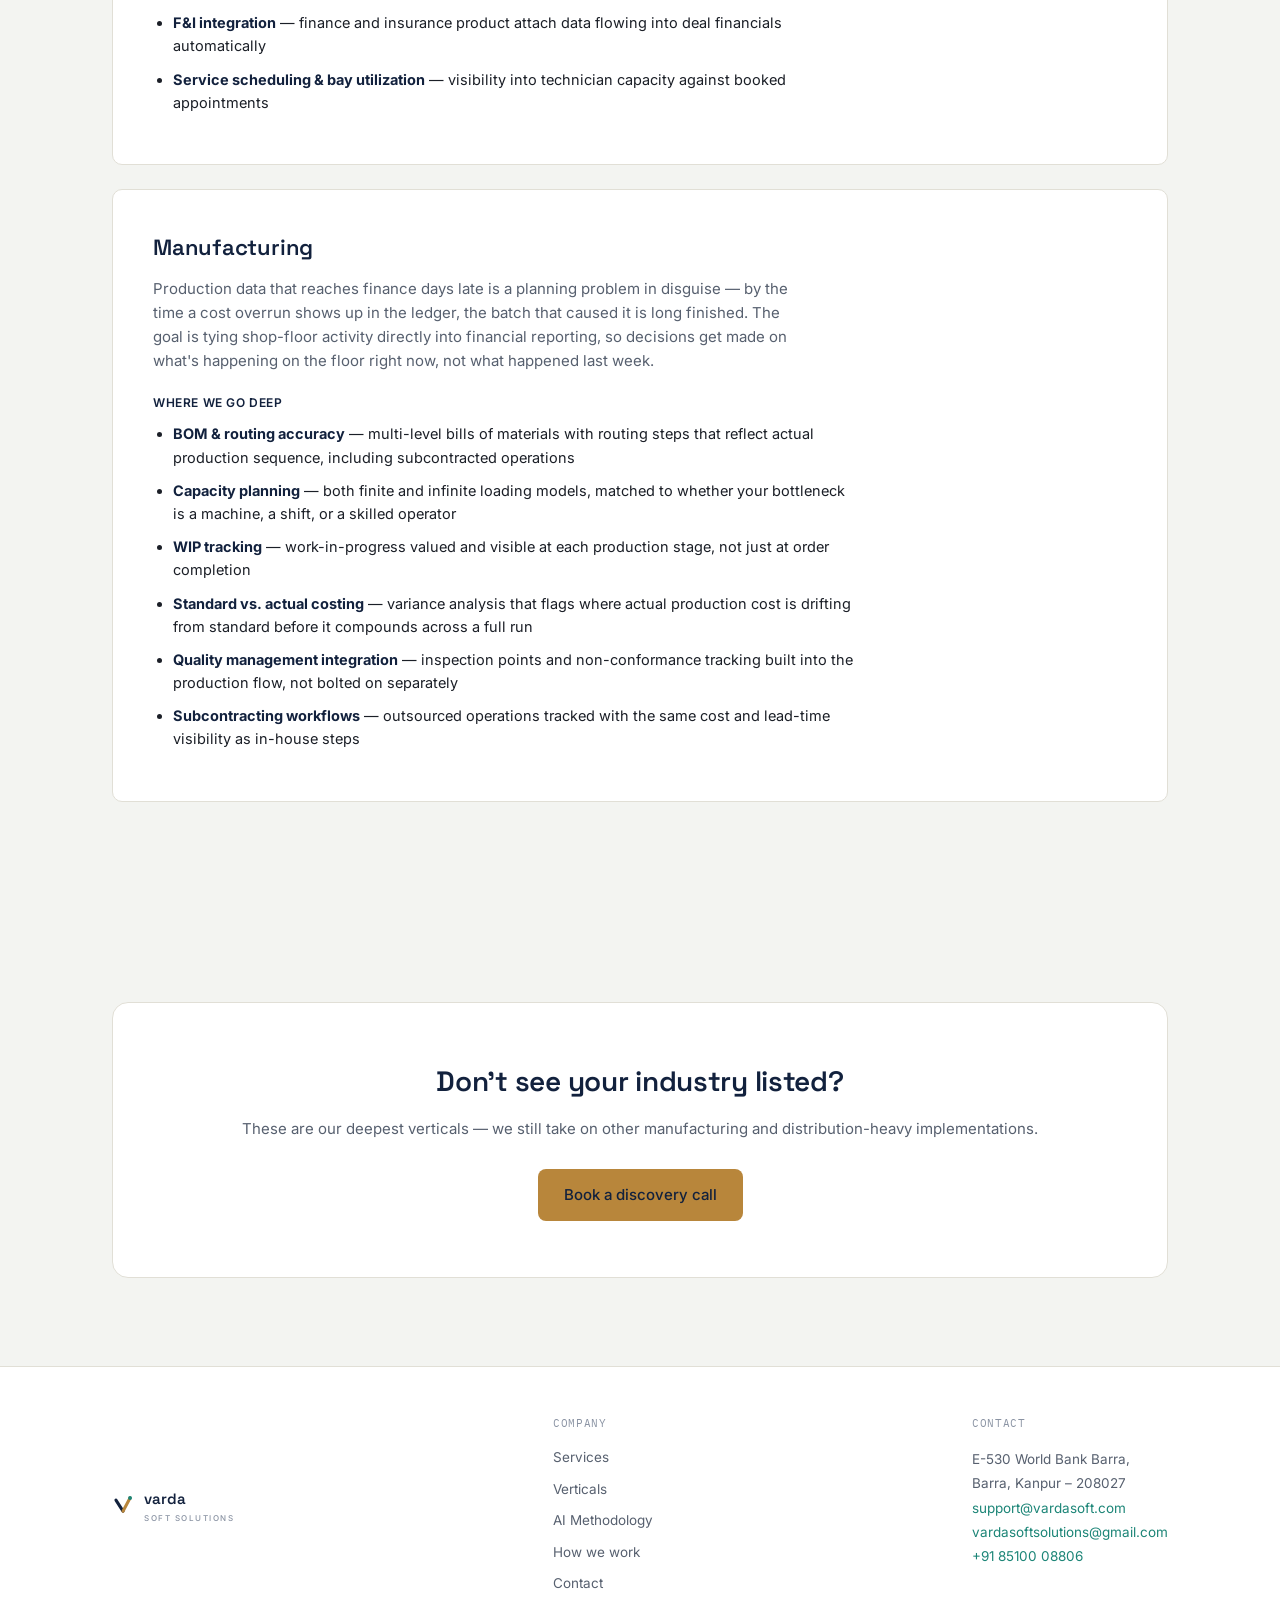
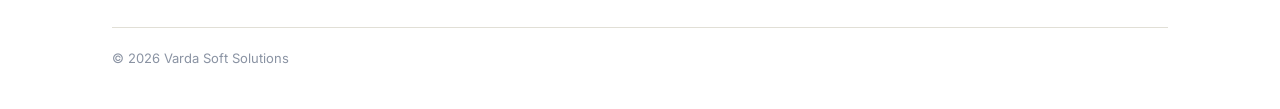
<file: verticals.html>
<!DOCTYPE html>
<html lang="en">
<head>
<meta charset="UTF-8">
<meta name="viewport" content="width=device-width, initial-scale=1.0">
<title>Verticals — Varda Soft Solutions</title>
<link rel="preconnect" href="https://fonts.googleapis.com">
<link rel="stylesheet" href="https://fonts.googleapis.com/css2?family=Space+Grotesk:wght@500;600;700&family=Inter:wght@400;500;600&family=IBM+Plex+Mono:wght@400;500&display=swap">
<link rel="stylesheet" href="styles.css">
<noscript><style>.reveal{opacity:1!important;transform:none!important;}</style></noscript>
</head>
<body>

<header>
  <nav class="nav">
    <div class="brand">
      <svg viewBox="0 0 100 100" aria-hidden="true">
        <path d="M18 28 L50 78" stroke="#12213D" stroke-width="14" stroke-linecap="round" fill="none"/>
        <path d="M50 78 L82 18" stroke="#B8863B" stroke-width="14" stroke-linecap="round" fill="none"/>
        <circle cx="82" cy="18" r="9" fill="#1C8577"/>
      </svg>
      <div>
        <span class="brand-word">varda</span>
        <div class="brand-tagline">Soft Solutions</div>
      </div>
    </div>
    <div class="navlinks">
      <a href="services.html">Services</a>
      <a href="verticals.html" class="active">Verticals</a>
      <a href="ai-methodology.html">AI Methodology</a>
      <a href="how-we-work.html">How we work</a>
      <a href="contact.html">Contact</a>
    </div>
    <a href="contact.html" class="navcta">Book a call</a>
  </nav>
</header>

<section class="page-hero">
  <div class="wrap">
    <span class="eyebrow">Verticals</span>
    <h1>Industries we know from the inside</h1>
    <p class="lead">Not generalist ERP — deep, repeat experience in the operations that are hardest to configure well.</p>
  </div>
</section>

<section>
  <div class="wrap">

    <div class="vertical-detail">
      <h2>Food &amp; beverage</h2>
      <p class="intro">Perishability, batch accountability, and recall-readiness make F&amp;B one of the least forgiving verticals to implement wrong. Standard inventory logic doesn't hold up against shelf life, catch-weight, and formula-driven production — and when it doesn't, the failure shows up as a recall you can't trace fast enough, not just a reporting error.</p>
      <p class="intro">We configure Business Central around how F&amp;B operations actually move product: variable-weight receiving, expiry-driven picking, and formulas that account for yield loss and by-products — not just a straight bill of materials.</p>

      <div class="detail-subhead">Where we go deep</div>
      <ul>
        <li><strong>Lot &amp; batch traceability</strong> — full genealogy from raw material lot to finished goods, so a recall can be scoped to the exact affected batches instead of an entire product line</li>
        <li><strong>Catch-weight inventory</strong> — both fixed and variable weight items, with pricing and inventory value calculated off actual received weight, not nominal</li>
        <li><strong>Recipe &amp; formula management</strong> — including by-products, co-products, and yield variance tracking against theoretical output</li>
        <li><strong>FEFO-driven picking</strong> — first-expired-first-out logic enforced at the warehouse level, not left to manual judgment</li>
        <li><strong>Allergen and certification tracking</strong> — flagged at the item level and inherited through production</li>
        <li><strong>Shelf-life-driven inventory valuation</strong> — aging stock flagged before it becomes a write-off</li>
      </ul>
    </div>

    <div class="vertical-detail">
      <h2>Automotive DMS</h2>
      <p class="intro">Dealer networks run on systems that were never designed to talk to each other — a dealer management system for sales and service, OEM portals for warranty and incentives, and finance running separately in BC or another ERP. The work is less about configuring Business Central in isolation and more about making it the connective layer that reconciles all three without manual re-entry.</p>

      <div class="detail-subhead">Where we go deep</div>
      <ul>
        <li><strong>VIN-level inventory tracking</strong> — new and used vehicle stock tracked individually, not as generic inventory items, through the full ownership lifecycle</li>
        <li><strong>Parts &amp; service integration</strong> — parts inventory tied to service work orders, including core charge tracking and returns</li>
        <li><strong>Warranty claim management</strong> — claims tracked from submission through OEM reimbursement, with aging visibility on outstanding claims</li>
        <li><strong>OEM-facing reporting</strong> — sales, inventory, and service data structured to match OEM reporting formats without manual reformatting each cycle</li>
        <li><strong>F&amp;I integration</strong> — finance and insurance product attach data flowing into deal financials automatically</li>
        <li><strong>Service scheduling &amp; bay utilization</strong> — visibility into technician capacity against booked appointments</li>
      </ul>
    </div>

    <div class="vertical-detail">
      <h2>Manufacturing</h2>
      <p class="intro">Production data that reaches finance days late is a planning problem in disguise — by the time a cost overrun shows up in the ledger, the batch that caused it is long finished. The goal is tying shop-floor activity directly into financial reporting, so decisions get made on what's happening on the floor right now, not what happened last week.</p>

      <div class="detail-subhead">Where we go deep</div>
      <ul>
        <li><strong>BOM &amp; routing accuracy</strong> — multi-level bills of materials with routing steps that reflect actual production sequence, including subcontracted operations</li>
        <li><strong>Capacity planning</strong> — both finite and infinite loading models, matched to whether your bottleneck is a machine, a shift, or a skilled operator</li>
        <li><strong>WIP tracking</strong> — work-in-progress valued and visible at each production stage, not just at order completion</li>
        <li><strong>Standard vs. actual costing</strong> — variance analysis that flags where actual production cost is drifting from standard before it compounds across a full run</li>
        <li><strong>Quality management integration</strong> — inspection points and non-conformance tracking built into the production flow, not bolted on separately</li>
        <li><strong>Subcontracting workflows</strong> — outsourced operations tracked with the same cost and lead-time visibility as in-house steps</li>
      </ul>
    </div>

  </div>
</section>

<section>
  <div class="wrap">
    <div class="cta-band reveal">
      <h2>Don't see your industry listed?</h2>
      <p>These are our deepest verticals — we still take on other manufacturing and distribution-heavy implementations.</p>
      <a href="contact.html" class="btn-primary">Book a discovery call</a>
    </div>
  </div>
</section>

<footer>
  <div class="wrap">
    <div class="footer-top">
      <div class="brand">
        <svg viewBox="0 0 100 100" aria-hidden="true" style="width:22px;height:22px;">
          <path d="M18 28 L50 78" stroke="#12213D" stroke-width="14" stroke-linecap="round" fill="none"/>
          <path d="M50 78 L82 18" stroke="#B8863B" stroke-width="14" stroke-linecap="round" fill="none"/>
          <circle cx="82" cy="18" r="9" fill="#1C8577"/>
        </svg>
        <div>
          <span class="brand-word" style="font-size:15px;">varda</span>
          <div class="brand-tagline" style="font-size:8px;">Soft Solutions</div>
        </div>
      </div>
      <div>
        <div class="footer-col-label">Company</div>
        <div class="footer-links">
          <a href="services.html">Services</a>
          <a href="verticals.html">Verticals</a>
          <a href="ai-methodology.html">AI Methodology</a>
          <a href="how-we-work.html">How we work</a>
          <a href="contact.html">Contact</a>
        </div>
      </div>
      <div>
        <div class="footer-col-label">Contact</div>
        <div class="footer-contact">
          E-530 World Bank Barra,<br>Barra, Kanpur – 208027<br>
          <a href="mailto:support@vardasoft.com">support@vardasoft.com</a><br>
          <a href="mailto:vardasoftsolutions@gmail.com">vardasoftsolutions@gmail.com</a><br>
          <a href="tel:+918510008806">+91 85100 08806</a>
        </div>
      </div>
    </div>
    <div class="footer-bottom">
      <div class="footer-copy">© 2026 Varda Soft Solutions</div>
    </div>
  </div>
</footer>

<script>
  const els = document.querySelectorAll('.reveal');
  if('IntersectionObserver' in window){
    const io = new IntersectionObserver((entries)=>{
      entries.forEach(e=>{ if(e.isIntersecting){ e.target.classList.add('in'); io.unobserve(e.target); } });
    }, {threshold:0.15});
    els.forEach(el=>io.observe(el));
  } else {
    els.forEach(el=>el.classList.add('in'));
  }
</script>

</body>
</html>
</file>
<file: styles.css>
:root{
  --ink:#12213D;
  --ink-2:#1B2E52;
  --brass:#B8863B;
  --brass-light:#D9AE6C;
  --teal:#1C8577;
  --paper:#F3F4F1;
  --paper-2:#FFFFFF;
  --slate:#57606F;
  --slate-light:#8A93A3;
  --text:#1B1F27;
  --border:#E1DFD6;
  --radius:10px;
  --wrap:1120px;
}
*{box-sizing:border-box;margin:0;padding:0;}
html{scroll-behavior:smooth;}
body{
  font-family:'Inter',sans-serif;
  background:var(--paper);
  color:var(--text);
  line-height:1.6;
  -webkit-font-smoothing:antialiased;
}
a{color:inherit;text-decoration:none;}
.wrap{max-width:var(--wrap);margin:0 auto;padding:0 32px;}
h1,h2,h3{font-family:'Space Grotesk',sans-serif;font-weight:600;color:var(--ink);letter-spacing:-0.01em;}
.mono{font-family:'IBM Plex Mono',monospace;}

/* header */
header{
  position:sticky;top:0;z-index:50;
  background:rgba(243,244,241,0.92);
  backdrop-filter:blur(8px);
  border-bottom:0.5px solid var(--border);
}
.nav{display:flex;align-items:center;justify-content:space-between;padding:18px 32px;max-width:var(--wrap);margin:0 auto;}
.brand{display:flex;align-items:center;gap:10px;}
.brand svg{width:28px;height:28px;flex-shrink:0;}
.brand-word{font-family:'Space Grotesk',sans-serif;font-weight:600;font-size:18px;color:var(--ink);line-height:1.1;}
.brand-tagline{font-family:'Inter',sans-serif;font-weight:500;font-size:9px;letter-spacing:1.5px;color:var(--slate-light);text-transform:uppercase;margin-top:1px;}
.navlinks{display:flex;gap:32px;font-size:14px;font-weight:500;color:var(--slate);}
.navlinks a:hover, .navlinks a.active{color:var(--ink);}
.navcta{
  font-size:14px;font-weight:500;padding:9px 18px;
  background:var(--ink);color:var(--paper);border-radius:6px;
  transition:background 0.15s ease;
}
.navcta:hover{background:var(--ink-2);}

/* hero (home) */
.hero{position:relative;overflow:hidden;padding:96px 0 88px;}
.hero-motif{position:absolute;top:-40px;right:-60px;width:520px;height:520px;opacity:0.05;pointer-events:none;}
.hero-inner{max-width:680px;position:relative;z-index:1;}
.eyebrow{
  display:inline-block;
  font-family:'IBM Plex Mono',monospace;font-size:12px;color:var(--teal);
  border-left:2px solid var(--teal);
  padding-left:10px;margin-bottom:24px;letter-spacing:0.03em;
}
.hero h1{font-size:52px;line-height:1.08;margin-bottom:20px;}
.hero h1 .accent{color:var(--brass);}
.hero p.lead{font-size:18px;color:var(--slate);max-width:560px;margin-bottom:36px;}
.hero-ctas{display:flex;gap:16px;align-items:center;flex-wrap:wrap;}

/* page hero (interior pages) */
.page-hero{padding:64px 0 48px;border-bottom:0.5px solid var(--border);}
.page-hero .eyebrow{margin-bottom:18px;}
.page-hero h1{font-size:38px;margin-bottom:14px;}
.page-hero p.lead{font-size:16px;color:var(--slate);max-width:600px;}

.btn-primary{
  font-size:15px;font-weight:500;padding:14px 26px;border-radius:8px;
  background:var(--brass);color:var(--ink);
  transition:background 0.15s ease, transform 0.15s ease;
  display:inline-block;
}
.btn-primary:hover{background:var(--brass-light);transform:translateY(-1px);}
.btn-ghost{font-size:15px;font-weight:500;color:var(--ink);border-bottom:1.5px solid var(--border);padding-bottom:2px;}
.btn-ghost:hover{border-color:var(--ink);}
a:focus-visible,button:focus-visible{outline:2px solid var(--teal);outline-offset:3px;}

/* credibility strip */
.credibility{border-top:0.5px solid var(--border);border-bottom:0.5px solid var(--border);padding:22px 0;background:var(--paper-2);}
.credibility p{font-size:14px;color:var(--slate);text-align:center;}
.credibility strong{color:var(--ink);font-weight:600;}

/* section shell */
section{padding:88px 0;}
.section-label{
  font-family:'IBM Plex Mono',monospace;font-size:12px;color:var(--teal);
  text-transform:uppercase;letter-spacing:0.08em;margin-bottom:12px;
}
.section-title{font-size:32px;margin-bottom:16px;max-width:560px;}
.section-sub{font-size:16px;color:var(--slate);max-width:520px;margin-bottom:48px;}

/* services */
.service-grid{display:grid;grid-template-columns:repeat(2,1fr);gap:1px;background:var(--border);border:0.5px solid var(--border);border-radius:var(--radius);overflow:hidden;}
.service-card{background:var(--paper-2);padding:36px;}
.service-num{font-family:'IBM Plex Mono',monospace;font-size:12px;color:var(--slate-light);margin-bottom:20px;}
.service-card h3{font-size:19px;margin-bottom:10px;}
.service-card p{font-size:14.5px;color:var(--slate);}
.service-card ul{margin-top:14px;padding-left:18px;}
.service-card li{font-size:13.5px;color:var(--slate);margin-bottom:6px;}

/* service detail (services page) */
.service-detail{border-bottom:0.5px solid var(--border);padding:56px 0;display:grid;grid-template-columns:220px 1fr;gap:48px;}
.service-detail:last-child{border-bottom:none;}
.service-detail .num{font-family:'IBM Plex Mono',monospace;font-size:14px;color:var(--brass);}
.service-detail h2{font-size:24px;margin:8px 0 0;}
.service-detail-body p{font-size:15px;color:var(--slate);margin-bottom:16px;max-width:620px;}
.service-detail-body ul{padding-left:20px;}
.service-detail-body li{font-size:14.5px;color:var(--text);margin-bottom:8px;}
.detail-meta{display:flex;gap:28px;margin:20px 0 24px;flex-wrap:wrap;padding:16px 0;border-top:0.5px solid var(--border);border-bottom:0.5px solid var(--border);}
.detail-meta div{font-size:12.5px;color:var(--slate);}
.detail-meta strong{display:block;color:var(--ink);font-family:'IBM Plex Mono',monospace;font-weight:500;font-size:14px;margin-top:3px;}
.detail-subhead{font-size:12px;font-weight:600;color:var(--ink);text-transform:uppercase;letter-spacing:0.05em;margin:22px 0 10px;}
.detail-subhead:first-of-type{margin-top:4px;}

/* verticals */
.verticals{background:var(--ink);color:var(--paper);}
.verticals .section-label{color:var(--brass-light);}
.verticals .section-title{color:var(--paper);}
.verticals .section-sub{color:#A9B2C4;}
.vert-grid{display:grid;grid-template-columns:repeat(3,1fr);gap:32px;}
.vert-card{border-top:2px solid var(--brass);padding-top:20px;}
.vert-card h3{color:var(--paper);font-size:17px;margin-bottom:10px;}
.vert-card p{font-size:14px;color:#A9B2C4;}

/* vertical detail (verticals page) */
.vertical-detail{border:0.5px solid var(--border);border-radius:var(--radius);background:var(--paper-2);padding:40px;margin-bottom:24px;}
.vertical-detail h2{font-size:22px;margin-bottom:12px;}
.vertical-detail p.intro{font-size:15px;color:var(--slate);max-width:640px;margin-bottom:20px;}
.vertical-detail ul{padding-left:20px;}
.vertical-detail li{font-size:14.5px;color:var(--text);margin-bottom:10px;max-width:680px;}
.vertical-detail li strong{color:var(--ink);}
.vertical-tags{display:flex;gap:8px;flex-wrap:wrap;}
.vertical-tags span{
  font-family:'IBM Plex Mono',monospace;font-size:11.5px;color:var(--teal);
  background:rgba(28,133,119,0.08);border:0.5px solid rgba(28,133,119,0.25);
  padding:4px 10px;border-radius:5px;
}

/* process */
.process-row{display:flex;gap:0;overflow-x:auto;padding-bottom:8px;}
.process-step{flex:1;min-width:150px;padding-right:24px;position:relative;}
.process-step:not(:last-child)::after{
  content:"";position:absolute;top:11px;right:0;width:16px;height:1px;background:var(--border);
}
.process-dot{width:22px;height:22px;border-radius:50%;background:var(--paper-2);border:1.5px solid var(--brass);
  display:flex;align-items:center;justify-content:center;font-family:'IBM Plex Mono',monospace;font-size:11px;color:var(--brass);margin-bottom:16px;}
.process-step h3{font-size:15px;margin-bottom:6px;}
.process-step p{font-size:13px;color:var(--slate);}

/* process detail (how-we-work page) */
.process-detail{display:flex;gap:28px;padding:36px 0;border-bottom:0.5px solid var(--border);}
.process-detail:last-child{border-bottom:none;}
.process-detail .dot{
  flex-shrink:0;width:40px;height:40px;border-radius:50%;background:var(--paper-2);border:1.5px solid var(--brass);
  display:flex;align-items:center;justify-content:center;font-family:'IBM Plex Mono',monospace;font-size:15px;color:var(--brass);
}
.process-detail h3{font-size:19px;margin-bottom:8px;}
.process-detail p{font-size:14.5px;color:var(--slate);max-width:640px;margin-bottom:12px;}
.process-detail ul{padding-left:18px;margin-bottom:10px;}
.process-detail li{font-size:14px;color:var(--text);margin-bottom:6px;max-width:620px;}
.process-detail .phase-meta{font-family:'IBM Plex Mono',monospace;font-size:12px;color:var(--brass);margin-top:8px;}

/* AI methodology page */
.principle-grid{display:grid;grid-template-columns:repeat(3,1fr);gap:24px;margin-bottom:8px;}
.principle-card{background:var(--paper-2);border:0.5px solid var(--border);border-radius:var(--radius);padding:28px;}
.principle-card .pnum{font-family:'IBM Plex Mono',monospace;font-size:12px;color:var(--teal);margin-bottom:14px;}
.principle-card h3{font-size:16px;margin-bottom:10px;}
.principle-card p{font-size:14px;color:var(--slate);}

.compare-wrap{overflow-x:auto;border-radius:var(--radius);border:0.5px solid var(--border);}
table.compare{width:100%;border-collapse:collapse;background:var(--paper-2);min-width:640px;}
table.compare th,table.compare td{padding:16px 20px;text-align:left;font-size:13.5px;vertical-align:top;border-bottom:0.5px solid var(--border);}
table.compare th{background:var(--ink);color:var(--paper);font-family:'Space Grotesk',sans-serif;font-weight:600;font-size:12.5px;text-transform:uppercase;letter-spacing:0.04em;}
table.compare td:first-child{color:var(--ink);width:190px;font-weight:500;}
table.compare td.traditional{color:var(--slate);}
table.compare td.ai{color:var(--text);border-left:2px solid var(--brass);background:rgba(184,134,59,0.05);}
table.compare tr:last-child td{border-bottom:none;}

.ai-tag{
  display:inline-block;font-family:'IBM Plex Mono',monospace;font-size:10.5px;color:var(--teal);
  background:rgba(28,133,119,0.08);border:0.5px solid rgba(28,133,119,0.25);
  padding:2px 8px;border-radius:4px;margin-bottom:10px;letter-spacing:0.03em;
}
.phase-detail{display:flex;gap:28px;padding:32px 0;border-bottom:0.5px solid var(--border);}
.phase-detail:last-child{border-bottom:none;}
.phase-detail .dot{
  flex-shrink:0;width:40px;height:40px;border-radius:50%;background:var(--paper-2);border:1.5px solid var(--teal);
  display:flex;align-items:center;justify-content:center;font-family:'IBM Plex Mono',monospace;font-size:14px;color:var(--teal);
}
.phase-detail h3{font-size:18px;margin-bottom:10px;}
.phase-detail .trad-line{font-size:13.5px;color:var(--slate-light);margin-bottom:8px;}
.phase-detail .trad-line strong{color:var(--slate);font-weight:500;}
.phase-detail .our-line{font-size:14.5px;color:var(--text);margin-bottom:10px;max-width:680px;}
.phase-detail .our-line strong{color:var(--ink);}
.phase-detail .phase-meta{font-family:'IBM Plex Mono',monospace;font-size:12px;color:var(--brass);}

@media (max-width:820px){
  .principle-grid{grid-template-columns:1fr;}
  .phase-detail{flex-direction:column;gap:12px;}
}

/* case studies */
.case-grid{display:grid;grid-template-columns:repeat(3,1fr);gap:24px;}
.case-card{background:var(--paper-2);border:0.5px solid var(--border);border-radius:var(--radius);padding:30px;display:flex;flex-direction:column;}
.case-tag{
  font-family:'IBM Plex Mono',monospace;font-size:11px;color:var(--teal);
  text-transform:uppercase;letter-spacing:0.06em;margin-bottom:14px;
}
.case-placeholder{
  font-size:11px;color:var(--slate-light);border:0.5px dashed var(--border);
  display:inline-block;padding:2px 8px;border-radius:4px;margin-bottom:14px;
}
.case-card h3{font-size:17px;margin-bottom:14px;}
.case-block{margin-bottom:12px;}
.case-block .k{font-size:11px;color:var(--slate-light);text-transform:uppercase;letter-spacing:0.05em;margin-bottom:3px;}
.case-block .v{font-size:13.5px;color:var(--text);}
.case-metric{
  margin-top:auto;padding-top:16px;border-top:0.5px solid var(--border);
  font-family:'IBM Plex Mono',monospace;font-size:20px;color:var(--ink);font-weight:500;
}
.case-metric span{display:block;font-family:'Inter',sans-serif;font-size:12px;color:var(--slate);font-weight:400;margin-top:2px;}

/* testimonials */
.testimonials{background:var(--paper-2);border-top:0.5px solid var(--border);border-bottom:0.5px solid var(--border);}
.testimonial-grid{display:grid;grid-template-columns:repeat(2,1fr);gap:32px;}
.testimonial-card{position:relative;padding-left:28px;}
.testimonial-card .quote-mark{
  position:absolute;left:0;top:-6px;font-family:'Space Grotesk',serif;font-size:40px;color:var(--brass);line-height:1;
}
.testimonial-card p.quote{font-size:15.5px;color:var(--text);margin-bottom:16px;font-style:italic;}
.testimonial-card .who{font-size:13.5px;color:var(--ink);font-weight:500;}
.testimonial-card .role{font-size:12.5px;color:var(--slate);}

/* contact page */
.contact-grid{display:grid;grid-template-columns:1fr 1fr;gap:40px;}
.contact-card{background:var(--paper-2);border:0.5px solid var(--border);border-radius:var(--radius);padding:36px;}
.contact-card h3{font-size:16px;margin-bottom:18px;}
.contact-row{display:flex;gap:12px;margin-bottom:16px;align-items:flex-start;}
.contact-row .k{font-size:12px;color:var(--slate-light);text-transform:uppercase;letter-spacing:0.05em;min-width:70px;padding-top:2px;}
.contact-row .v{font-size:14.5px;color:var(--text);}
.contact-row .v a{color:var(--teal);}
.contact-row .v a:hover{text-decoration:underline;}

/* cta band */
.cta-band{background:var(--paper-2);border:0.5px solid var(--border);border-radius:16px;padding:56px;text-align:center;margin:0 auto;max-width:calc(var(--wrap) - 64px);}
.cta-band h2{font-size:28px;margin-bottom:14px;}
.cta-band p{color:var(--slate);margin-bottom:28px;font-size:15px;}

/* footer */
footer{padding:48px 0 40px;border-top:0.5px solid var(--border);background:var(--paper-2);}
.footer-top{display:flex;justify-content:space-between;flex-wrap:wrap;gap:32px;margin-bottom:32px;}
.footer-links{display:flex;flex-direction:column;gap:10px;font-size:13.5px;color:var(--slate);}
.footer-links a:hover{color:var(--ink);}
.footer-contact{font-size:13.5px;color:var(--slate);line-height:1.8;}
.footer-contact a{color:var(--teal);}
.footer-contact a:hover{text-decoration:underline;}
.footer-col-label{font-family:'IBM Plex Mono',monospace;font-size:11px;color:var(--slate-light);text-transform:uppercase;letter-spacing:0.06em;margin-bottom:14px;}
.footer-bottom{border-top:0.5px solid var(--border);padding-top:20px;display:flex;justify-content:space-between;flex-wrap:wrap;gap:12px;}
.footer-copy{font-size:13px;color:var(--slate-light);}

.reveal{opacity:0;transform:translateY(14px);transition:opacity 0.5s ease, transform 0.5s ease;}
.reveal.in{opacity:1;transform:translateY(0);}

@media (max-width:820px){
  .navlinks{display:none;}
  .hero h1{font-size:38px;}
  .service-grid{grid-template-columns:1fr;}
  .vert-grid{grid-template-columns:1fr;gap:28px;}
  .cta-band{padding:40px 28px;}
  .service-detail{grid-template-columns:1fr;gap:12px;}
  .contact-grid{grid-template-columns:1fr;}
  .footer-top{gap:24px;}
}
@media (prefers-reduced-motion: reduce){
  html{scroll-behavior:auto;}
  .reveal{opacity:1;transform:none;transition:none;}
}
</file>
